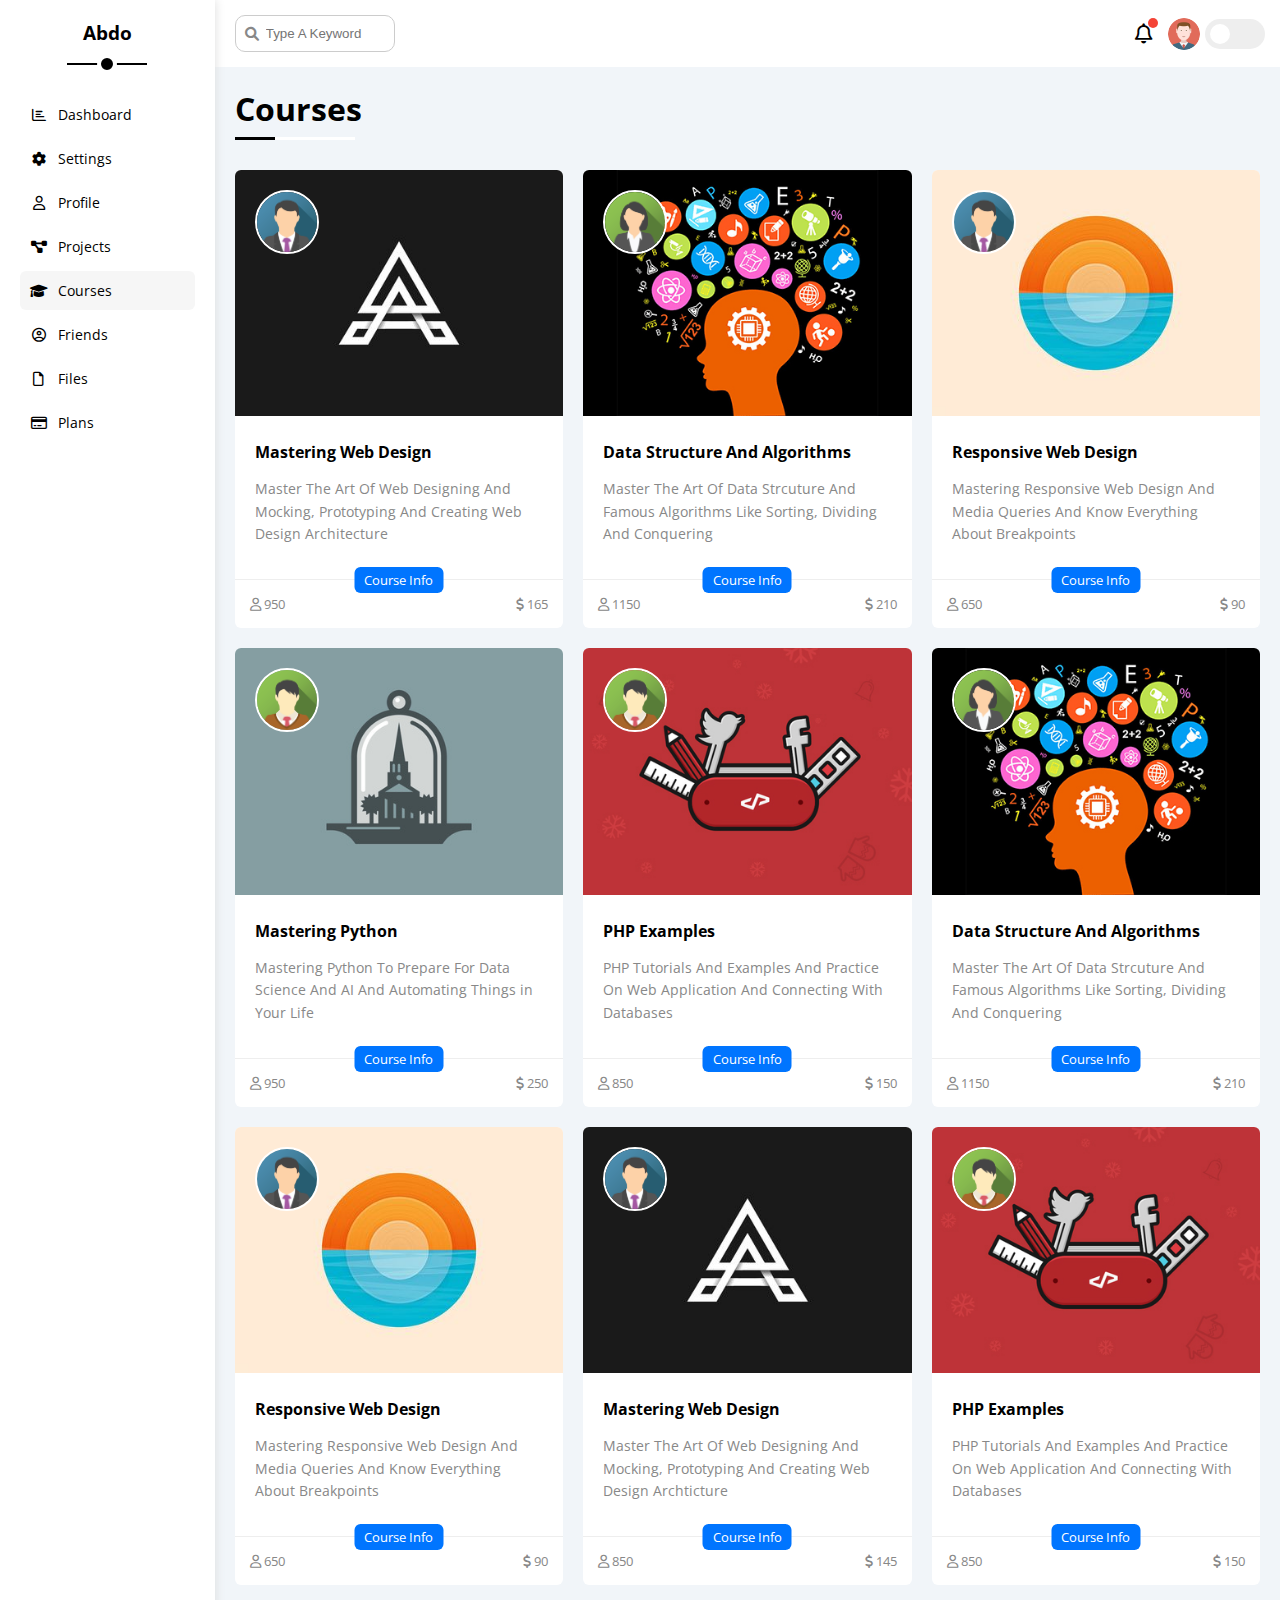
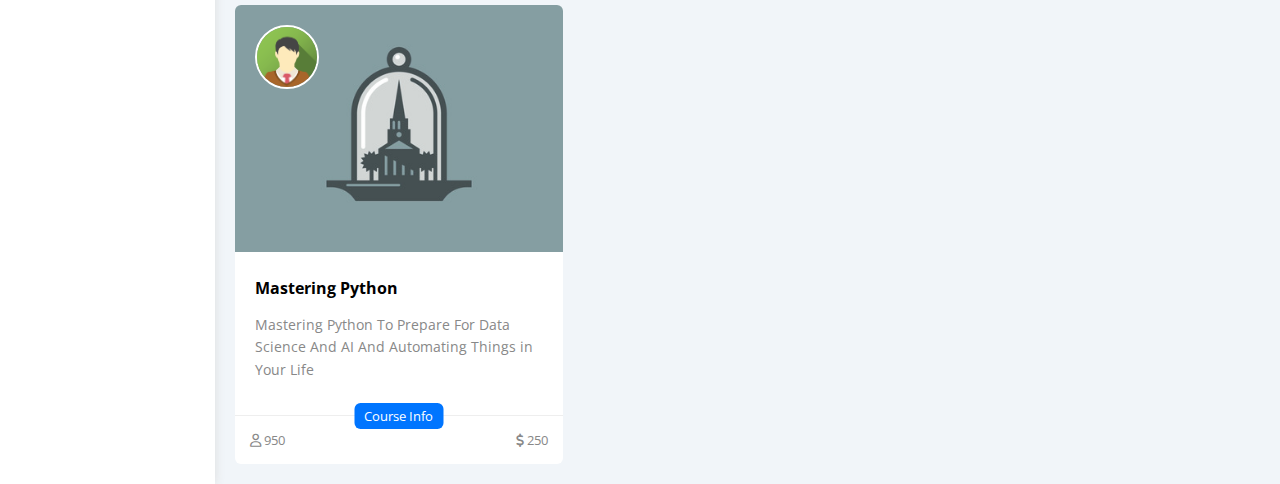
<file: courses.html>
<!DOCTYPE html>
<html lang="en">
  <head>
    <meta charset="UTF-8">
    <meta http-equiv="X-UA-Compatible" content="IE=edge">
    <meta name="viewport" content="width=device-width, initial-scale=1.0">
    <link rel="icon" href="images/avatar.png">
    <link rel="stylesheet" href="Css/all.min.css">
    <link rel="stylesheet" href="Css/framework.css">
    <link rel="stylesheet" href="Css/style.css">
    <link rel="preconnect" href="https://fonts.googleapis.com" />
    <link rel="preconnect" href="https://fonts.gstatic.com" crossorigin />
    <link href="https://fonts.googleapis.com/css2?family=Open+Sans:wght@300;500&display=swap" rel="stylesheet" />
    <title>Courses</title>
  </head>
  <body>
    <div class="page d-flex">
      <div class="sidebar bg-white p-20 p-relative">
        <h3 class="p-relative txt-c mt-0">Abdo</h3>
        <ul>
          <li>
            <a href="index.html" class="d-flex align-center c-black p-10 fs-14 rad-6">
              <i class="fa-regular fa-chart-bar fa-fw"></i>
              <span>Dashboard</span>
            </a>
          </li>
          <li>
            <a href="settings.html" class="d-flex align-center c-black p-10 fs-14 rad-6">
              <i class="fa-solid fa-gear fa-fw"></i>
              <span>Settings</span>
            </a>
          </li>
          <li>
            <a href="profile.html" class="d-flex align-center c-black p-10 fs-14 rad-6">
              <i class="fa-regular fa-user fa-fw"></i>
              <span>Profile</span>
            </a>
          </li>
          <li>
            <a href="projects.html" class="d-flex align-center c-black p-10 fs-14 rad-6">
              <i class="fa-solid fa-diagram-project fa-fw"></i>
              <span>Projects</span>
            </a>
          </li>
          <li>
            <a class="active d-flex align-center c-black p-10 fs-14 rad-6" href="courses.html">
              <i class="fa-solid fa-graduation-cap fa-fw"></i>
              <span>Courses</span>
            </a>
          </li>
          <li>
            <a class="d-flex align-center c-black p-10 fs-14 rad-6" href="friends.html">
              <i class="fa-regular fa-circle-user fa-fw"></i>
              <span>Friends</span>
            </a>
          </li>
          <li>
            <a class="d-flex align-center c-black p-10 fs-14 rad-6" href="files.html">
              <i class="fa-regular fa-file fa-fw"></i>
              <span>Files</span>
            </a>
          </li>
          <li>
            <a class="d-flex align-center c-black p-10 fs-14 rad-6" href="plans.html">
              <i class="fa-regular fa-credit-card fa-fw"></i>
              <span>Plans</span>
            </a>
          </li>
        </ul>
      </div>
      <div class="content w-full">
        <!-- Start Head -->
        <div class="head bg-white d-flex p-15 between-flex">
          <div class="search p-relative">
            <input class="p-10 rad-10" type="search" placeholder="Type A Keyword">
          </div>
          <div class="icons d-flex align-center">
            <span class="notification p-relative">
              <i class="fa-regular fa-bell fa-lg"></i>
            </span>
            <img src="images/avatar.png" alt="Error 404">
            <label for="toggle">
              <input type="checkbox" id="toggle">
              <div class="toggle"></div>
            </label>
          </div>
        </div>
        <!-- End Head -->
        <h1 class="p-relative">Courses</h1>
        <div class="courses-page d-grid gap-20 m-20">
          <div class="course bg-white rad-6 p-relative">
            <img src="images/course-01 (1).jpg" alt="Error 404" class="cover">
            <img src="images/team-01.png" alt="Error 404" class="instructor">
            <div class="p-20">
              <h4 class="m-0">Mastering Web Design</h4>
              <p class="description c-gray mt-15 fs-14">
                Master The Art Of Web Designing And Mocking, 
                Prototyping And Creating Web Design Architecture
              </p>
            </div>
            <div class="info p-relative between-flex p-15">
              <span class="title fs-13 c-white bg-blue btn-shape">Course Info</span>
              <span class="c-gray"><i class="fa-regular fa-user"></i> 950</span>
              <span class="c-gray"><i class="fa-solid fa-dollar-sign"></i> 165</span>
            </div>
          </div>
          <div class="course bg-white rad-6 p-relative">
            <img src="images/course-02.jpg" alt="Error 404" class="cover">
            <img src="images/team-02.png" alt="Error 404" class="instructor">
            <div class="p-20">
              <h4 class="m-0">Data Structure And Algorithms</h4>
              <p class="description c-gray mt-15 fs-14">
                Master The Art Of Data Strcuture And Famous Algorithms 
                Like Sorting, Dividing And Conquering
              </p>
            </div>
            <div class="info p-relative between-flex p-15">
              <span class="title fs-13 c-white bg-blue btn-shape">Course Info</span>
              <span class="c-gray"><i class="fa-regular fa-user"></i> 1150</span>
              <span class="c-gray"><i class="fa-solid fa-dollar-sign"></i> 210</span>
            </div>
          </div>
          <div class="course bg-white rad-6 p-relative">
            <img src="images/course-03.jpg" alt="Error 404" class="cover">
            <img src="images/team-01.png" alt="Error 404" class="instructor">
            <div class="p-20">
              <h4 class="m-0">Responsive Web Design</h4>
              <p class="description c-gray mt-15 fs-14">
                Mastering Responsive Web Design And Media Queries 
                And Know Everything About Breakpoints
              </p>
            </div>
            <div class="info p-relative between-flex p-15">
              <span class="title fs-13 c-white bg-blue btn-shape">Course Info</span>
              <span class="c-gray"><i class="fa-regular fa-user"></i> 650</span>
              <span class="c-gray"><i class="fa-solid fa-dollar-sign"></i> 90</span>
            </div>
          </div>
          <div class="course bg-white rad-6 p-relative">
            <img src="images/course-04 (1).jpg" alt="Error 404" class="cover">
            <img src="images/team-03.png" alt="Error 404" class="instructor">
            <div class="p-20">
              <h4 class="m-0">Mastering Python</h4>
              <p class="description c-gray mt-15 fs-14">
                Mastering Python To Prepare For Data Science And 
                AI And Automating Things in Your Life
              </p>
            </div>
            <div class="info p-relative between-flex p-15">
              <span class="title fs-13 c-white bg-blue btn-shape">Course Info</span>
              <span class="c-gray"><i class="fa-regular fa-user"></i> 950</span>
              <span class="c-gray"><i class="fa-solid fa-dollar-sign"></i> 250</span>
            </div>
          </div>
          <div class="course bg-white rad-6 p-relative">
            <img src="images/course-05.jpg" alt="Error 404" class="cover">
            <img src="images/team-03.png" alt="Error 404" class="instructor">
            <div class="p-20">
              <h4 class="m-0">PHP Examples</h4>
              <p class="description c-gray mt-15 fs-14">
                PHP Tutorials And Examples And Practice On Web 
                Application And Connecting With Databases
              </p>
            </div>
            <div class="info p-relative between-flex p-15">
              <span class="title fs-13 c-white bg-blue btn-shape">Course Info</span>
              <span class="c-gray"><i class="fa-regular fa-user"></i> 850</span>
              <span class="c-gray"><i class="fa-solid fa-dollar-sign"></i> 150</span>
            </div>
          </div>
          <div class="course bg-white rad-6 p-relative">
            <img src="images/course-02.jpg" alt="Error 404" class="cover">
            <img src="images/team-02.png" alt="Error 404" class="instructor">
            <div class="p-20">
              <h4 class="m-0">Data Structure And Algorithms</h4>
              <p class="description c-gray mt-15 fs-14">
                Master The Art Of Data Strcuture And Famous Algorithms 
                Like Sorting, Dividing And Conquering
              </p>
            </div>
            <div class="info p-relative between-flex p-15">
              <span class="title fs-13 c-white bg-blue btn-shape">Course Info</span>
              <span class="c-gray"><i class="fa-regular fa-user"></i> 1150</span>
              <span class="c-gray"><i class="fa-solid fa-dollar-sign"></i> 210</span>
            </div>
          </div>
          <div class="course bg-white rad-6 p-relative">
            <img src="images/course-03.jpg" alt="Error 404" class="cover">
            <img src="images/team-01.png" alt="Error 404" class="instructor">
            <div class="p-20">
              <h4 class="m-0">Responsive Web Design</h4>
              <p class="description c-gray mt-15 fs-14">
                Mastering Responsive Web Design And Media Queries 
                And Know Everything About Breakpoints
              </p>
            </div>
            <div class="info p-relative between-flex p-15">
              <span class="title fs-13 c-white bg-blue btn-shape">Course Info</span>
              <span class="c-gray"><i class="fa-regular fa-user"></i> 650</span>
              <span class="c-gray"><i class="fa-solid fa-dollar-sign"></i> 90</span>
            </div>
          </div>
          <div class="course bg-white rad-6 p-relative">
            <img src="images/course-01 (1).jpg" alt="Error 404" class="cover">
            <img src="images/team-01.png" alt="Error 404" class="instructor">
            <div class="p-20">
              <h4 class="m-0">Mastering Web Design</h4>
              <p class="description c-gray mt-15 fs-14">
                Master The Art Of Web Designing And Mocking, 
                Prototyping And Creating Web Design Archticture
              </p>
            </div>
            <div class="info p-relative between-flex p-15">
              <span class="title fs-13 c-white bg-blue btn-shape">Course Info</span>
              <span class="c-gray"><i class="fa-regular fa-user"></i> 850</span>
              <span class="c-gray"><i class="fa-solid fa-dollar-sign"></i> 145</span>
            </div>
          </div>
          <div class="course bg-white rad-6 p-relative">
            <img src="images/course-05.jpg" alt="Error 404" class="cover">
            <img src="images/team-03.png" alt="Error 404" class="instructor">
            <div class="p-20">
              <h4 class="m-0">PHP Examples</h4>
              <p class="description c-gray mt-15 fs-14">
                PHP Tutorials And Examples And Practice On Web 
                Application And Connecting With Databases
              </p>
            </div>
            <div class="info p-relative between-flex p-15">
              <span class="title fs-13 c-white bg-blue btn-shape">Course Info</span>
              <span class="c-gray"><i class="fa-regular fa-user"></i> 850</span>
              <span class="c-gray"><i class="fa-solid fa-dollar-sign"></i> 150</span>
            </div>
          </div>
          <div class="course bg-white rad-6 p-relative">
            <img src="images/course-04 (1).jpg" alt="Error 404" class="cover">
            <img src="images/team-03.png" alt="Error 404" class="instructor">
            <div class="p-20">
              <h4 class="m-0">Mastering Python</h4>
              <p class="description c-gray mt-15 fs-14">
                Mastering Python To Prepare For Data Science And 
                AI And Automating Things in Your Life
              </p>
            </div>
            <div class="info p-relative between-flex p-15">
              <span class="title fs-13 c-white bg-blue btn-shape">Course Info</span>
              <span class="c-gray"><i class="fa-regular fa-user"></i> 950</span>
              <span class="c-gray"><i class="fa-solid fa-dollar-sign"></i> 250</span>
            </div>
          </div>
        </div>
      </div>
    </div>
  </body>
</html>
</file>
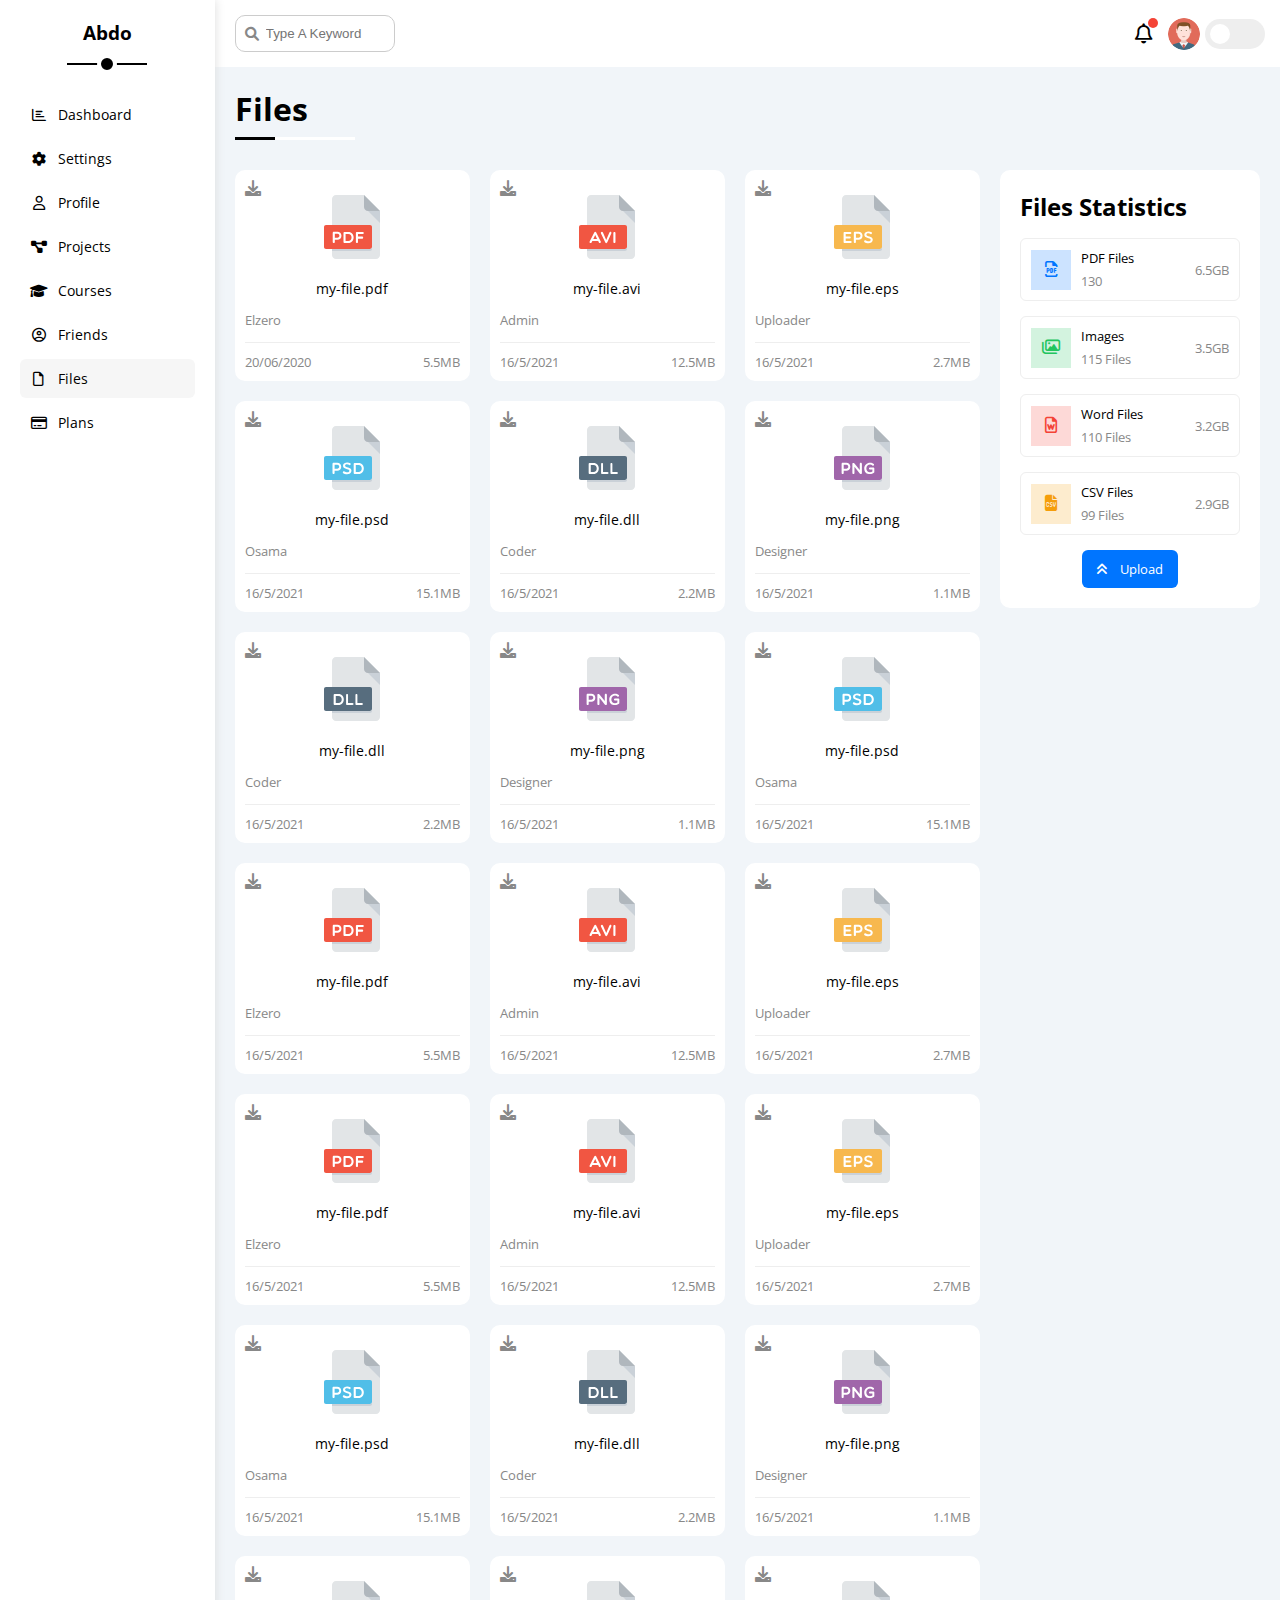
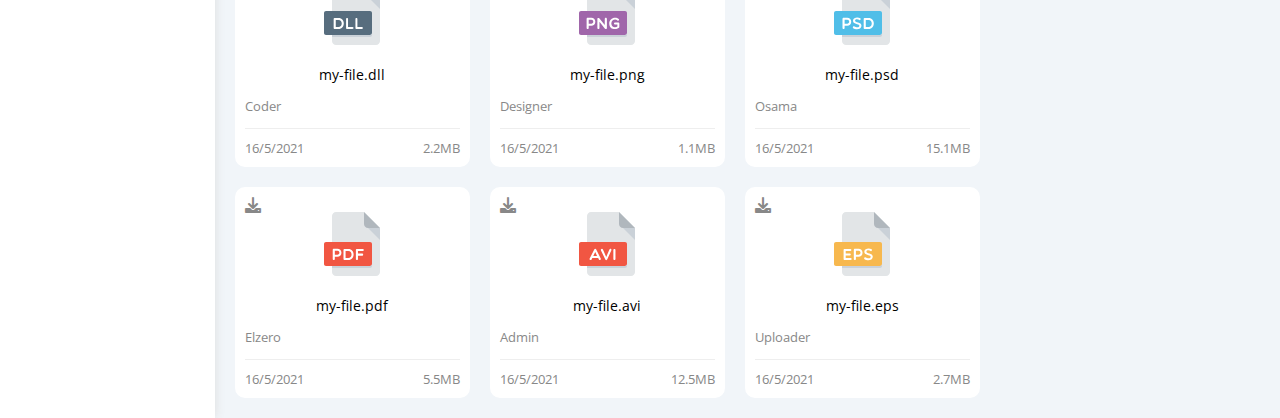
<file: files.html>
<!DOCTYPE html>
<html lang="en">
  <head>
    <meta charset="UTF-8">
    <meta http-equiv="X-UA-Compatible" content="IE=edge">
    <meta name="viewport" content="width=device-width, initial-scale=1.0">
    <link rel="icon" href="images/avatar.png">
    <link rel="stylesheet" href="Css/all.min.css">
    <link rel="stylesheet" href="Css/framework.css">
    <link rel="stylesheet" href="Css/style.css">
    <link rel="preconnect" href="https://fonts.googleapis.com" />
    <link rel="preconnect" href="https://fonts.gstatic.com" crossorigin />
    <link href="https://fonts.googleapis.com/css2?family=Open+Sans:wght@300;500&display=swap" rel="stylesheet" />
    <title>Files</title>
  </head>
  <body>
    <div class="page d-flex">
      <div class="sidebar bg-white p-20 p-relative">
        <h3 class="p-relative txt-c mt-0">Abdo</h3>
        <ul>
          <li>
            <a href="index.html" class="d-flex align-center c-black p-10 fs-14 rad-6">
              <i class="fa-regular fa-chart-bar fa-fw"></i>
              <span>Dashboard</span>
            </a>
          </li>
          <li>
            <a href="settings.html" class="d-flex align-center c-black p-10 fs-14 rad-6">
              <i class="fa-solid fa-gear fa-fw"></i>
              <span>Settings</span>
            </a>
          </li>
          <li>
            <a href="profile.html" class="d-flex align-center c-black p-10 fs-14 rad-6">
              <i class="fa-regular fa-user fa-fw"></i>
              <span>Profile</span>
            </a>
          </li>
          <li>
            <a href="projects.html" class="d-flex align-center c-black p-10 fs-14 rad-6">
              <i class="fa-solid fa-diagram-project fa-fw"></i>
              <span>Projects</span>
            </a>
          </li>
          <li>
            <a class="d-flex align-center c-black p-10 fs-14 rad-6" href="courses.html">
              <i class="fa-solid fa-graduation-cap fa-fw"></i>
              <span>Courses</span>
            </a>
          </li>
          <li>
            <a class="d-flex align-center c-black p-10 fs-14 rad-6" href="friends.html">
              <i class="fa-regular fa-circle-user fa-fw"></i>
              <span>Friends</span>
            </a>
          </li>
          <li>
            <a class="active d-flex align-center c-black p-10 fs-14 rad-6" href="files.html">
              <i class="fa-regular fa-file fa-fw"></i>
              <span>Files</span>
            </a>
          </li>
          <li>
            <a class="d-flex align-center c-black p-10 fs-14 rad-6" href="plans.html">
              <i class="fa-regular fa-credit-card fa-fw"></i>
              <span>Plans</span>
            </a>
          </li>
        </ul>
      </div>
      <div class="content w-full">
        <!-- Start Head -->
        <div class="head bg-white d-flex p-15 between-flex">
          <div class="search p-relative">
            <input class="p-10 rad-10" type="search" placeholder="Type A Keyword">
          </div>
          <div class="icons d-flex align-center">
            <span class="notification p-relative">
              <i class="fa-regular fa-bell fa-lg"></i>
            </span>
            <img src="images/avatar.png" alt="Error 404">
            <label for="toggle">
              <input type="checkbox" id="toggle">
              <div class="toggle"></div>
            </label>
          </div>
        </div>
        <!-- End Head -->
        <h1 class="p-relative">Files</h1>
        <div class="files-page d-flex m-20 gap-20">
          <div class="files-stats p-20 rad-10 bg-white">
            <h2 class="mt-0 mb-15 txt-c-mobile">Files Statistics</h2>
            <div class="border-eee rad-6 p-10 fs-13 d-flex align-center mb-15">
              <i class="fa-regular fa-file-pdf fa-lg blue center-flex c-blue icon"></i>
              <div class="info">
                <span>PDF Files</span>
                <span class="c-gray mt-5 d-block">130</span>
              </div>
              <div class="size c-gray">6.5GB</div>
            </div>
            <div class="border-eee rad-6 p-10 fs-13 d-flex align-center mb-15">
              <i class="fa-regular fa-images fa-lg green center-flex c-green icon"></i>
              <div class="info">
                <span>Images</span>
                <span class="c-gray d-block mt-5">115 Files</span>
              </div>
              <div class="size c-gray fs-13">3.5GB</div>
            </div>
            <div class="border-eee rad-6 p-10 fs-13 d-flex align-center mb-15">
              <i class="fa-regular fa-file-word fa-lg red center-flex c-red icon"></i>
              <div class="info">
                <span>Word Files</span>
                <span class="c-gray d-block mt-5">110 Files</span>
              </div>
              <div class="size c-gray fs-13">3.2GB</div>
            </div>
            <div class="border-eee rad-6 p-10 fs-13 d-flex align-center mb-15">
              <i class="fa-solid fa-file-csv fa-lg orange center-flex c-orange icon"></i>
              <div class="info">
                <span>CSV Files</span>
                <span class="c-gray d-block mt-5">99 Files</span>
              </div>
              <div class="size c-gray fs-13">2.9GB</div>
            </div>
            <a class="upload bg-blue c-white fs-13 rad-6 d-block w-fit" href="#">
              <i class="fa-solid fa-angles-up mr-10"></i>
              Upload
            </a>
          </div>
          <div class="files-content d-grid gap-20">
            <div class="file bg-white rad-10 p-10">
              <i class="fa-solid fa-download c-gray p-absolute"></i>
              <div class="txt-c icon">
                <img class="mt-15 mb-15" src="images/pdf.svg" alt="Error 404">
              </div>
              <div class="txt-c fs-14">my-file.pdf</div>
              <p class="c-gray fs-13">Elzero</p>
              <div class="info between-flex c-gray fs-13 pt-10 mt-10">
                <span>20/06/2020</span>
                <span>5.5MB</span>
              </div>
            </div>
            <div class="file bg-white rad-10 p-10">
              <i class="fa-solid fa-download c-gray p-absolute"></i>
              <div class="txt-c icon">
                <img class="mt-15 mb-15" src="images/avi.svg" alt="Error 404">
              </div>
              <div class="txt-c fs-14">my-file.avi</div>
              <p class="c-gray fs-13">Admin</p>
              <div class="info between-flex c-gray fs-13 pt-10 mt-10">
                <span>16/5/2021</span>
                <span>12.5MB</span>
              </div>
            </div>
            <div class="file bg-white rad-10 p-10">
              <i class="fa-solid fa-download c-gray p-absolute"></i>
              <div class="txt-c icon">
                <img class="mt-15 mb-15" src="images/eps.svg" alt="Error 404">
              </div>
              <div class="txt-c fs-14">my-file.eps</div>
              <p class="c-gray fs-13">Uploader</p>
              <div class="info between-flex c-gray fs-13 pt-10 mt-10">
                <span>16/5/2021</span>
                <span>2.7MB</span>
              </div>
            </div>
            <div class="file bg-white rad-10 p-10">
              <i class="fa-solid fa-download c-gray p-absolute"></i>
              <div class="txt-c icon">
                <img class="mt-15 mb-15" src="images/psd.svg" alt="Error 404">
              </div>
              <div class="txt-c fs-14">my-file.psd</div>
              <p class="c-gray fs-13">Osama</p>
              <div class="info between-flex c-gray fs-13 pt-10 mt-10">
                <span>16/5/2021</span>
                <span>15.1MB</span>
              </div>
            </div>
            <div class="file bg-white rad-10 p-10">
              <i class="fa-solid fa-download c-gray p-absolute"></i>
              <div class="txt-c icon">
                <img class="mt-15 mb-15" src="images/dll.svg" alt="Error 404">
              </div>
              <div class="txt-c fs-14">my-file.dll</div>
              <p class="c-gray fs-13">Coder</p>
              <div class="info between-flex c-gray fs-13 pt-10 mt-10">
                <span>16/5/2021</span>
                <span>2.2MB</span>
              </div>
            </div>
            <div class="file bg-white rad-10 p-10">
              <i class="fa-solid fa-download c-gray p-absolute"></i>
              <div class="txt-c icon">
                <img class="mt-15 mb-15" src="images/png.svg" alt="Error 404">
              </div>
              <div class="txt-c fs-14">my-file.png</div>
              <p class="c-gray fs-13">Designer</p>
              <div class="info between-flex c-gray fs-13 pt-10 mt-10">
                <span>16/5/2021</span>
                <span>1.1MB</span>
              </div>
            </div>
            <div class="file bg-white rad-10 p-10">
              <i class="fa-solid fa-download c-gray p-absolute"></i>
              <div class="txt-c icon">
                <img class="mt-15 mb-15" src="images/dll.svg" alt="Error 404">
              </div>
              <div class="txt-c fs-14">my-file.dll</div>
              <p class="c-gray fs-13">Coder</p>
              <div class="info between-flex c-gray fs-13 pt-10 mt-10">
                <span>16/5/2021</span>
                <span>2.2MB</span>
              </div>
            </div>
            <div class="file bg-white rad-10 p-10">
              <i class="fa-solid fa-download c-gray p-absolute"></i>
              <div class="txt-c icon">
                <img class="mt-15 mb-15" src="images/png.svg" alt="Error 404">
              </div>
              <div class="txt-c fs-14">my-file.png</div>
              <p class="c-gray fs-13">Designer</p>
              <div class="info between-flex c-gray fs-13 pt-10 mt-10">
                <span>16/5/2021</span>
                <span>1.1MB</span>
              </div>
            </div>
            <div class="file bg-white rad-10 p-10">
              <i class="fa-solid fa-download c-gray p-absolute"></i>
              <div class="txt-c icon">
                <img class="mt-15 mb-15" src="images/psd.svg" alt="Error 404">
              </div>
              <div class="txt-c fs-14">my-file.psd</div>
              <p class="c-gray fs-13">Osama</p>
              <div class="info between-flex c-gray fs-13 pt-10 mt-10">
                <span>16/5/2021</span>
                <span>15.1MB</span>
              </div>
            </div>
            <div class="file bg-white rad-10 p-10">
              <i class="fa-solid fa-download c-gray p-absolute"></i>
              <div class="txt-c icon">
                <img class="mt-15 mb-15" src="images/pdf.svg" alt="Error 404">
              </div>
              <div class="txt-c fs-14">my-file.pdf</div>
              <p class="c-gray fs-13">Elzero</p>
              <div class="info between-flex c-gray fs-13 pt-10 mt-10">
                <span>16/5/2021</span>
                <span>5.5MB</span>
              </div>
            </div>
            <div class="file bg-white rad-10 p-10">
              <i class="fa-solid fa-download c-gray p-absolute"></i>
              <div class="txt-c icon">
                <img class="mt-15 mb-15" src="images/avi.svg" alt="Error 404">
              </div>
              <div class="txt-c fs-14">my-file.avi</div>
              <p class="c-gray fs-13">Admin</p>
              <div class="info between-flex c-gray fs-13 pt-10 mt-10">
                <span>16/5/2021</span>
                <span>12.5MB</span>
              </div>
            </div>
            <div class="file bg-white rad-10 p-10">
              <i class="fa-solid fa-download c-gray p-absolute"></i>
              <div class="txt-c icon">
                <img class="mt-15 mb-15" src="images/eps.svg" alt="Error 404">
              </div>
              <div class="txt-c fs-14">my-file.eps</div>
              <p class="c-gray fs-13">Uploader</p>
              <div class="info between-flex c-gray fs-13 pt-10 mt-10">
                <span>16/5/2021</span>
                <span>2.7MB</span>
              </div>
            </div>
            <div class="file bg-white rad-10 p-10">
              <i class="fa-solid fa-download c-gray p-absolute"></i>
              <div class="txt-c icon">
                <img class="mt-15 mb-15" src="images/pdf.svg" alt="Error 404">
              </div>
              <div class="txt-c fs-14">my-file.pdf</div>
              <p class="c-gray fs-13">Elzero</p>
              <div class="info between-flex c-gray fs-13 pt-10 mt-10">
                <span>16/5/2021</span>
                <span>5.5MB</span>
              </div>
            </div>
            <div class="file bg-white rad-10 p-10">
              <i class="fa-solid fa-download c-gray p-absolute"></i>
              <div class="txt-c icon">
                <img class="mt-15 mb-15" src="images/avi.svg" alt="Error 404">
              </div>
              <div class="txt-c fs-14">my-file.avi</div>
              <p class="c-gray fs-13">Admin</p>
              <div class="info between-flex c-gray fs-13 pt-10 mt-10">
                <span>16/5/2021</span>
                <span>12.5MB</span>
              </div>
            </div>
            <div class="file bg-white rad-10 p-10">
              <i class="fa-solid fa-download c-gray p-absolute"></i>
              <div class="txt-c icon">
                <img class="mt-15 mb-15" src="images/eps.svg" alt="Error 404">
              </div>
              <div class="txt-c fs-14">my-file.eps</div>
              <p class="c-gray fs-13">Uploader</p>
              <div class="info between-flex c-gray fs-13 pt-10 mt-10">
                <span>16/5/2021</span>
                <span>2.7MB</span>
              </div>
            </div>
            <div class="file bg-white rad-10 p-10">
              <i class="fa-solid fa-download c-gray p-absolute"></i>
              <div class="txt-c icon">
                <img class="mt-15 mb-15" src="images/psd.svg" alt="Error 404">
              </div>
              <div class="txt-c fs-14">my-file.psd</div>
              <p class="c-gray fs-13">Osama</p>
              <div class="info between-flex c-gray fs-13 pt-10 mt-10">
                <span>16/5/2021</span>
                <span>15.1MB</span>
              </div>
            </div>
            <div class="file bg-white rad-10 p-10">
              <i class="fa-solid fa-download c-gray p-absolute"></i>
              <div class="txt-c icon">
                <img class="mt-15 mb-15" src="images/dll.svg" alt="Error 404">
              </div>
              <div class="txt-c fs-14">my-file.dll</div>
              <p class="c-gray fs-13">Coder</p>
              <div class="info between-flex c-gray fs-13 pt-10 mt-10">
                <span>16/5/2021</span>
                <span>2.2MB</span>
              </div>
            </div>
            <div class="file bg-white rad-10 p-10">
              <i class="fa-solid fa-download c-gray p-absolute"></i>
              <div class="txt-c icon">
                <img class="mt-15 mb-15" src="images/png.svg" alt="Error 404">
              </div>
              <div class="txt-c fs-14">my-file.png</div>
              <p class="c-gray fs-13">Designer</p>
              <div class="info between-flex c-gray fs-13 pt-10 mt-10">
                <span>16/5/2021</span>
                <span>1.1MB</span>
              </div>
            </div>
            <div class="file bg-white rad-10 p-10">
              <i class="fa-solid fa-download c-gray p-absolute"></i>
              <div class="txt-c icon">
                <img class="mt-15 mb-15" src="images/dll.svg" alt="Error 404">
              </div>
              <div class="txt-c fs-14">my-file.dll</div>
              <p class="c-gray fs-13">Coder</p>
              <div class="info between-flex c-gray fs-13 pt-10 mt-10">
                <span>16/5/2021</span>
                <span>2.2MB</span>
              </div>
            </div>
            <div class="file bg-white rad-10 p-10">
              <i class="fa-solid fa-download c-gray p-absolute"></i>
              <div class="txt-c icon">
                <img class="mt-15 mb-15" src="images/png.svg" alt="Error 404">
              </div>
              <div class="txt-c fs-14">my-file.png</div>
              <p class="c-gray fs-13">Designer</p>
              <div class="info between-flex c-gray fs-13 pt-10 mt-10">
                <span>16/5/2021</span>
                <span>1.1MB</span>
              </div>
            </div>
            <div class="file bg-white rad-10 p-10">
              <i class="fa-solid fa-download c-gray p-absolute"></i>
              <div class="txt-c icon">
                <img class="mt-15 mb-15" src="images/psd.svg" alt="Error 404">
              </div>
              <div class="txt-c fs-14">my-file.psd</div>
              <p class="c-gray fs-13">Osama</p>
              <div class="info between-flex c-gray fs-13 pt-10 mt-10">
                <span>16/5/2021</span>
                <span>15.1MB</span>
              </div>
            </div>
            <div class="file bg-white rad-10 p-10">
              <i class="fa-solid fa-download c-gray p-absolute"></i>
              <div class="txt-c icon">
                <img class="mt-15 mb-15" src="images/pdf.svg" alt="Error 404">
              </div>
              <div class="txt-c fs-14">my-file.pdf</div>
              <p class="c-gray fs-13">Elzero</p>
              <div class="info between-flex c-gray fs-13 pt-10 mt-10">
                <span>16/5/2021</span>
                <span>5.5MB</span>
              </div>
            </div>
            <div class="file bg-white rad-10 p-10">
              <i class="fa-solid fa-download c-gray p-absolute"></i>
              <div class="txt-c icon">
                <img class="mt-15 mb-15" src="images/avi.svg" alt="Error 404">
              </div>
              <div class="txt-c fs-14">my-file.avi</div>
              <p class="c-gray fs-13">Admin</p>
              <div class="info between-flex c-gray fs-13 pt-10 mt-10">
                <span>16/5/2021</span>
                <span>12.5MB</span>
              </div>
            </div>
            <div class="file bg-white rad-10 p-10">
              <i class="fa-solid fa-download c-gray p-absolute"></i>
              <div class="txt-c icon">
                <img class="mt-15 mb-15" src="images/eps.svg" alt="Error 404">
              </div>
              <div class="txt-c fs-14">my-file.eps</div>
              <p class="c-gray fs-13">Uploader</p>
              <div class="info between-flex c-gray fs-13 pt-10 mt-10">
                <span>16/5/2021</span>
                <span>2.7MB</span>
              </div>
            </div>
          </div>
        </div>
      </div>
    </div>
  </body>
</html>
</file>
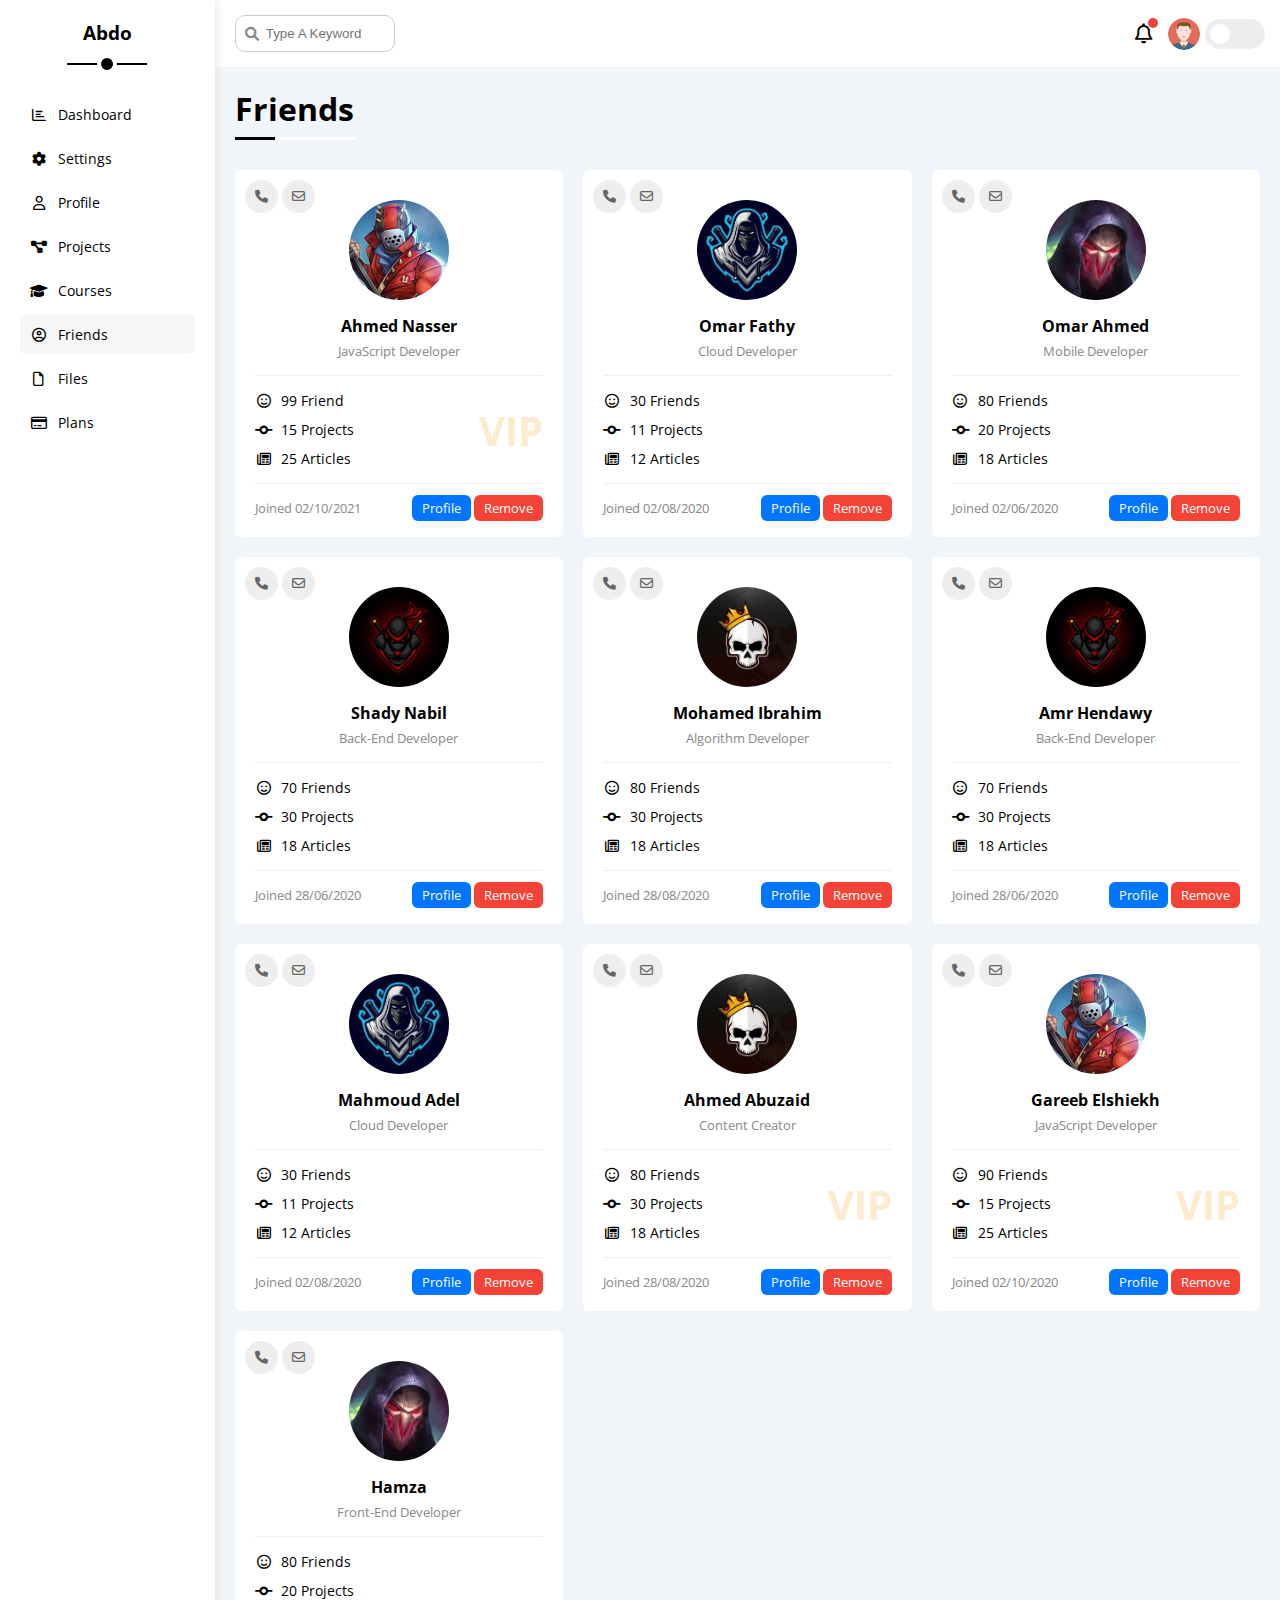
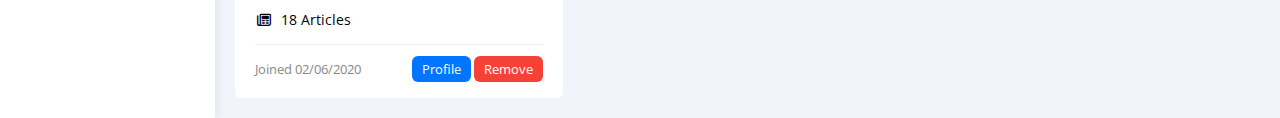
<file: friends.html>
<!DOCTYPE html>
<html lang="en">
  <head>
    <meta charset="UTF-8">
    <meta http-equiv="X-UA-Compatible" content="IE=edge">
    <meta name="viewport" content="width=device-width, initial-scale=1.0">
    <link rel="icon" href="images/avatar.png">
    <link rel="stylesheet" href="Css/all.min.css">
    <link rel="stylesheet" href="Css/framework.css">
    <link rel="stylesheet" href="Css/style.css">
    <link rel="preconnect" href="https://fonts.googleapis.com" />
    <link rel="preconnect" href="https://fonts.gstatic.com" crossorigin />
    <link href="https://fonts.googleapis.com/css2?family=Open+Sans:wght@300;500&display=swap" rel="stylesheet" />
    <title>Friends</title>
  </head>
  <body>
    <div class="page d-flex">
      <div class="sidebar bg-white p-20 p-relative">
        <h3 class="p-relative txt-c mt-0">Abdo</h3>
        <ul>
          <li>
            <a href="index.html" class="d-flex align-center c-black p-10 fs-14 rad-6">
              <i class="fa-regular fa-chart-bar fa-fw"></i>
              <span>Dashboard</span>
            </a>
          </li>
          <li>
            <a href="settings.html" class="d-flex align-center c-black p-10 fs-14 rad-6">
              <i class="fa-solid fa-gear fa-fw"></i>
              <span>Settings</span>
            </a>
          </li>
          <li>
            <a href="profile.html" class="d-flex align-center c-black p-10 fs-14 rad-6">
              <i class="fa-regular fa-user fa-fw"></i>
              <span>Profile</span>
            </a>
          </li>
          <li>
            <a href="projects.html" class="d-flex align-center c-black p-10 fs-14 rad-6">
              <i class="fa-solid fa-diagram-project fa-fw"></i>
              <span>Projects</span>
            </a>
          </li>
          <li>
            <a class="d-flex align-center c-black p-10 fs-14 rad-6" href="courses.html">
              <i class="fa-solid fa-graduation-cap fa-fw"></i>
              <span>Courses</span>
            </a>
          </li>
          <li>
            <a class="active d-flex align-center c-black p-10 fs-14 rad-6" href="friends.html">
              <i class="fa-regular fa-circle-user fa-fw"></i>
              <span>Friends</span>
            </a>
          </li>
          <li>
            <a class="d-flex align-center c-black p-10 fs-14 rad-6" href="files.html">
              <i class="fa-regular fa-file fa-fw"></i>
              <span>Files</span>
            </a>
          </li>
          <li>
            <a class="d-flex align-center c-black p-10 fs-14 rad-6" href="plans.html">
              <i class="fa-regular fa-credit-card fa-fw"></i>
              <span>Plans</span>
            </a>
          </li>
        </ul>
      </div>
      <div class="content w-full">
        <!-- Start Head -->
        <div class="head bg-white d-flex p-15 between-flex">
          <div class="search p-relative">
            <input class="p-10 rad-10" type="search" placeholder="Type A Keyword">
          </div>
          <div class="icons d-flex align-center">
            <span class="notification p-relative">
              <i class="fa-regular fa-bell fa-lg"></i>
            </span>
            <img src="images/avatar.png" alt="Error 404">
            <label for="toggle">
              <input type="checkbox" id="toggle">
              <div class="toggle"></div>
            </label>
          </div>
        </div>
        <!-- End Head -->
        <h1 class="p-relative">Friends</h1>
        <div class="friends-page d-grid m-20 gap-20">
          <div class="friend bg-white rad-6 p-relative p-20">
            <div class="contact">
              <i class="fa-solid fa-phone"></i>
              <i class="fa-regular fa-envelope"></i>
            </div>
            <div class="txt-c">
              <img class="w-100 rad-half mt-10 mb-10 h-100" src="images/friend-01.jpg" alt="Error 404">
              <h4 class="m-0">Ahmed Nasser</h4>
              <p class="c-gray mt-5 mb-0 fs-13">JavaScript Developer</p>
            </div>
            <div class="icons fs-14 p-relative">
              <div class="mb-10">
                <i class="fa-regular fa-face-smile fa-fw"></i>
                <span>99 Friend</span>
              </div>
              <div class="mb-10">
                <i class="fa-solid fa-code-commit fa-fw"></i>
                <span>15 Projects</span>
              </div>
              <div>
                <i class="fa-regular fa-newspaper fa-fw"></i>
                <span>25 Articles</span>
              </div>
              <div class="vip fw-bold c-orange">VIP</div>
            </div>
            <div class="info between-flex fs-13">
              <span class="c-gray">Joined 02/10/2021</span>
              <div>
                <a class="btn-shape c-white bg-blue" href="#">Profile</a>
                <a class="btn-shape c-white bg-red" href="#">Remove</a>
              </div>
            </div>
          </div>
          <div class="friend bg-white rad-6 p-relative p-20">
            <div class="contact">
              <i class="fa-solid fa-phone"></i>
              <i class="fa-regular fa-envelope"></i>
            </div>
            <div class="txt-c">
              <img class="w-100 rad-half mt-10 mb-10 h-100" src="images/friend-02.jpg" alt="Error 404">
              <h4 class="m-0">Omar Fathy</h4>
              <p class="c-gray mt-5 mb-0 fs-13">Cloud Developer</p>
            </div>
            <div class="icons fs-14 p-relative">
              <div class="mb-10">
                <i class="fa-regular fa-face-smile fa-fw"></i>
                <span>30 Friends</span>
              </div>
              <div class="mb-10">
                <i class="fa-solid fa-code-commit fa-fw"></i>
                <span>11 Projects</span>
              </div>
              <div>
                <i class="fa-regular fa-newspaper fa-fw"></i>
                <span>12 Articles</span>
              </div>
            </div>
            <div class="info between-flex fs-13">
              <span class="c-gray">Joined 02/08/2020</span>
              <div>
                <a class="btn-shape c-white bg-blue" href="#">Profile</a>
                <a class="btn-shape c-white bg-red" href="#">Remove</a>
              </div>
            </div>
          </div>
          <div class="friend bg-white rad-6 p-relative p-20">
            <div class="contact">
              <i class="fa-solid fa-phone"></i>
              <i class="fa-regular fa-envelope"></i>
            </div>
            <div class="txt-c">
              <img class="w-100 rad-half mt-10 mb-10 h-100" src="images/friend-03.jpg" alt="Error 404">
              <h4 class="m-0">Omar Ahmed</h4>
              <p class="c-gray mt-5 mb-0 fs-13">Mobile Developer</p>
            </div>
            <div class="icons fs-14 p-relative">
              <div class="mb-10">
                <i class="fa-regular fa-face-smile fa-fw"></i>
                <span>80 Friends</span>
              </div>
              <div class="mb-10">
                <i class="fa-solid fa-code-commit fa-fw"></i>
                <span>20 Projects</span>
              </div>
              <div>
                <i class="fa-regular fa-newspaper fa-fw"></i>
                <span>18 Articles</span>
              </div>
            </div>
            <div class="info between-flex fs-13">
              <span class="c-gray">Joined 02/06/2020</span>
              <div>
                <a class="btn-shape c-white bg-blue" href="#">Profile</a>
                <a class="btn-shape c-white bg-red" href="#">Remove</a>
              </div>
            </div>
          </div>
          <div class="friend bg-white rad-6 p-relative p-20">
            <div class="contact">
              <i class="fa-solid fa-phone"></i>
              <i class="fa-regular fa-envelope"></i>
            </div>
            <div class="txt-c">
              <img class="w-100 rad-half mt-10 mb-10 h-100" src="images/friend-04.jpg" alt="Error 404">
              <h4 class="m-0">Shady Nabil</h4>
              <p class="c-gray mt-5 mb-0 fs-13">Back-End Developer</p>
            </div>
            <div class="icons fs-14 p-relative">
              <div class="mb-10">
                <i class="fa-regular fa-face-smile fa-fw"></i>
                <span>70 Friends</span>
              </div>
              <div class="mb-10">
                <i class="fa-solid fa-code-commit fa-fw"></i>
                <span>30 Projects</span>
              </div>
              <div>
                <i class="fa-regular fa-newspaper fa-fw"></i>
                <span>18 Articles</span>
              </div>
            </div>
            <div class="info between-flex fs-13">
              <span class="c-gray">Joined 28/06/2020</span>
              <div>
                <a class="btn-shape c-white bg-blue" href="#">Profile</a>
                <a class="btn-shape c-white bg-red" href="#">Remove</a>
              </div>
            </div>
          </div>
          <div class="friend bg-white rad-6 p-relative p-20">
            <div class="contact">
              <i class="fa-solid fa-phone"></i>
              <i class="fa-regular fa-envelope"></i>
            </div>
            <div class="txt-c">
              <img class="w-100 rad-half mt-10 mb-10 h-100" src="images/friend-05.jpg" alt="Error 404">
              <h4 class="m-0">Mohamed Ibrahim</h4>
              <p class="c-gray mt-5 mb-0 fs-13">Algorithm Developer</p>
            </div>
            <div class="icons fs-14 p-relative">
              <div class="mb-10">
                <i class="fa-regular fa-face-smile fa-fw"></i>
                <span>80 Friends</span>
              </div>
              <div class="mb-10">
                <i class="fa-solid fa-code-commit fa-fw"></i>
                <span>30 Projects</span>
              </div>
              <div>
                <i class="fa-regular fa-newspaper fa-fw"></i>
                <span>18 Articles</span>
              </div>
            </div>
            <div class="info between-flex fs-13">
              <span class="c-gray">Joined 28/08/2020</span>
              <div>
                <a class="btn-shape c-white bg-blue" href="#">Profile</a>
                <a class="btn-shape c-white bg-red" href="#">Remove</a>
              </div>
            </div>
          </div>
          <div class="friend bg-white rad-6 p-relative p-20">
            <div class="contact">
              <i class="fa-solid fa-phone"></i>
              <i class="fa-regular fa-envelope"></i>
            </div>
            <div class="txt-c">
              <img class="w-100 rad-half mt-10 mb-10 h-100" src="images/friend-04.jpg" alt="Error 404">
              <h4 class="m-0">Amr Hendawy</h4>
              <p class="c-gray mt-5 mb-0 fs-13">Back-End Developer</p>
            </div>
            <div class="icons fs-14 p-relative">
              <div class="mb-10">
                <i class="fa-regular fa-face-smile fa-fw"></i>
                <span>70 Friends</span>
              </div>
              <div class="mb-10">
                <i class="fa-solid fa-code-commit fa-fw"></i>
                <span>30 Projects</span>
              </div>
              <div>
                <i class="fa-regular fa-newspaper fa-fw"></i>
                <span>18 Articles</span>
              </div>
            </div>
            <div class="info between-flex fs-13">
              <span class="c-gray">Joined 28/06/2020</span>
              <div>
                <a class="btn-shape c-white bg-blue" href="#">Profile</a>
                <a class="btn-shape c-white bg-red" href="#">Remove</a>
              </div>
            </div>
          </div>
          <div class="friend bg-white rad-6 p-relative p-20">
            <div class="contact">
              <i class="fa-solid fa-phone"></i>
              <i class="fa-regular fa-envelope"></i>
            </div>
            <div class="txt-c">
              <img class="w-100 rad-half mt-10 mb-10 h-100" src="images/friend-02.jpg" alt="Error 404">
              <h4 class="m-0">Mahmoud Adel</h4>
              <p class="c-gray mt-5 mb-0 fs-13">Cloud Developer</p>
            </div>
            <div class="icons fs-14 p-relative">
              <div class="mb-10">
                <i class="fa-regular fa-face-smile fa-fw"></i>
                <span>30 Friends</span>
              </div>
              <div class="mb-10">
                <i class="fa-solid fa-code-commit fa-fw"></i>
                <span>11 Projects</span>
              </div>
              <div>
                <i class="fa-regular fa-newspaper fa-fw"></i>
                <span>12 Articles</span>
              </div>
            </div>
            <div class="info between-flex fs-13">
              <span class="c-gray">Joined 02/08/2020</span>
              <div>
                <a class="btn-shape c-white bg-blue" href="#">Profile</a>
                <a class="btn-shape c-white bg-red" href="#">Remove</a>
              </div>
            </div>
          </div>
          <div class="friend bg-white rad-6 p-relative p-20">
            <div class="contact">
              <i class="fa-solid fa-phone"></i>
              <i class="fa-regular fa-envelope"></i>
            </div>
            <div class="txt-c">
              <img class="w-100 rad-half mt-10 mb-10 h-100" src="images/friend-05.jpg" alt="Error 404">
              <h4 class="m-0">Ahmed Abuzaid</h4>
              <p class="c-gray mt-5 mb-0 fs-13">Content Creator</p>
            </div>
            <div class="icons fs-14 p-relative">
              <div class="mb-10">
                <i class="fa-regular fa-face-smile fa-fw"></i>
                <span>80 Friends</span>
              </div>
              <div class="mb-10">
                <i class="fa-solid fa-code-commit fa-fw"></i>
                <span>30 Projects</span>
              </div>
              <div>
                <i class="fa-regular fa-newspaper fa-fw"></i>
                <span>18 Articles</span>
              </div>
              <div class="vip fw-bold c-orange">VIP</div>
            </div>
            <div class="info between-flex fs-13">
              <span class="c-gray">Joined 28/08/2020</span>
              <div>
                <a class="btn-shape c-white bg-blue" href="#">Profile</a>
                <a class="btn-shape c-white bg-red" href="#">Remove</a>
              </div>
            </div>
          </div>
          <div class="friend bg-white rad-6 p-relative p-20">
            <div class="contact">
              <i class="fa-solid fa-phone"></i>
              <i class="fa-regular fa-envelope"></i>
            </div>
            <div class="txt-c">
              <img class="w-100 rad-half mt-10 mb-10 h-100" src="images/friend-01.jpg" alt="Error 404">
              <h4 class="m-0">Gareeb Elshiekh</h4>
              <p class="c-gray mt-5 mb-0 fs-13">JavaScript Developer</p>
            </div>
            <div class="icons fs-14 p-relative">
              <div class="mb-10">
                <i class="fa-regular fa-face-smile fa-fw"></i>
                <span>90 Friends</span>
              </div>
              <div class="mb-10">
                <i class="fa-solid fa-code-commit fa-fw"></i>
                <span>15 Projects</span>
              </div>
              <div>
                <i class="fa-regular fa-newspaper fa-fw"></i>
                <span>25 Articles</span>
              </div>
              <div class="vip fw-bold c-orange">VIP</div>
            </div>
            <div class="info between-flex fs-13">
              <span class="c-gray">Joined 02/10/2020</span>
              <div>
                <a class="btn-shape c-white bg-blue" href="#">Profile</a>
                <a class="btn-shape c-white bg-red" href="#">Remove</a>
              </div>
            </div>
          </div>
          <div class="friend bg-white rad-6 p-relative p-20">
            <div class="contact">
              <i class="fa-solid fa-phone"></i>
              <i class="fa-regular fa-envelope"></i>
            </div>
            <div class="txt-c">
              <img class="w-100 rad-half mt-10 mb-10 h-100" src="images/friend-03.jpg" alt="Error 404">
              <h4 class="m-0">Hamza</h4>
              <p class="c-gray mt-5 mb-0 fs-13">Front-End Developer</p>
            </div>
            <div class="icons fs-14 p-relative">
              <div class="mb-10">
                <i class="fa-regular fa-face-smile fa-fw"></i>
                <span>80 Friends</span>
              </div>
              <div class="mb-10">
                <i class="fa-solid fa-code-commit fa-fw"></i>
                <span>20 Projects</span>
              </div>
              <div>
                <i class="fa-regular fa-newspaper fa-fw"></i>
                <span>18 Articles</span>
              </div>
            </div>
            <div class="info between-flex fs-13">
              <span class="c-gray">Joined 02/06/2020</span>
              <div>
                <a class="btn-shape c-white bg-blue" href="#">Profile</a>
                <a class="btn-shape c-white bg-red" href="#">Remove</a>
              </div>
            </div>
          </div>
        </div>
      </div>
    </div>
  </body>
</html>
</file>
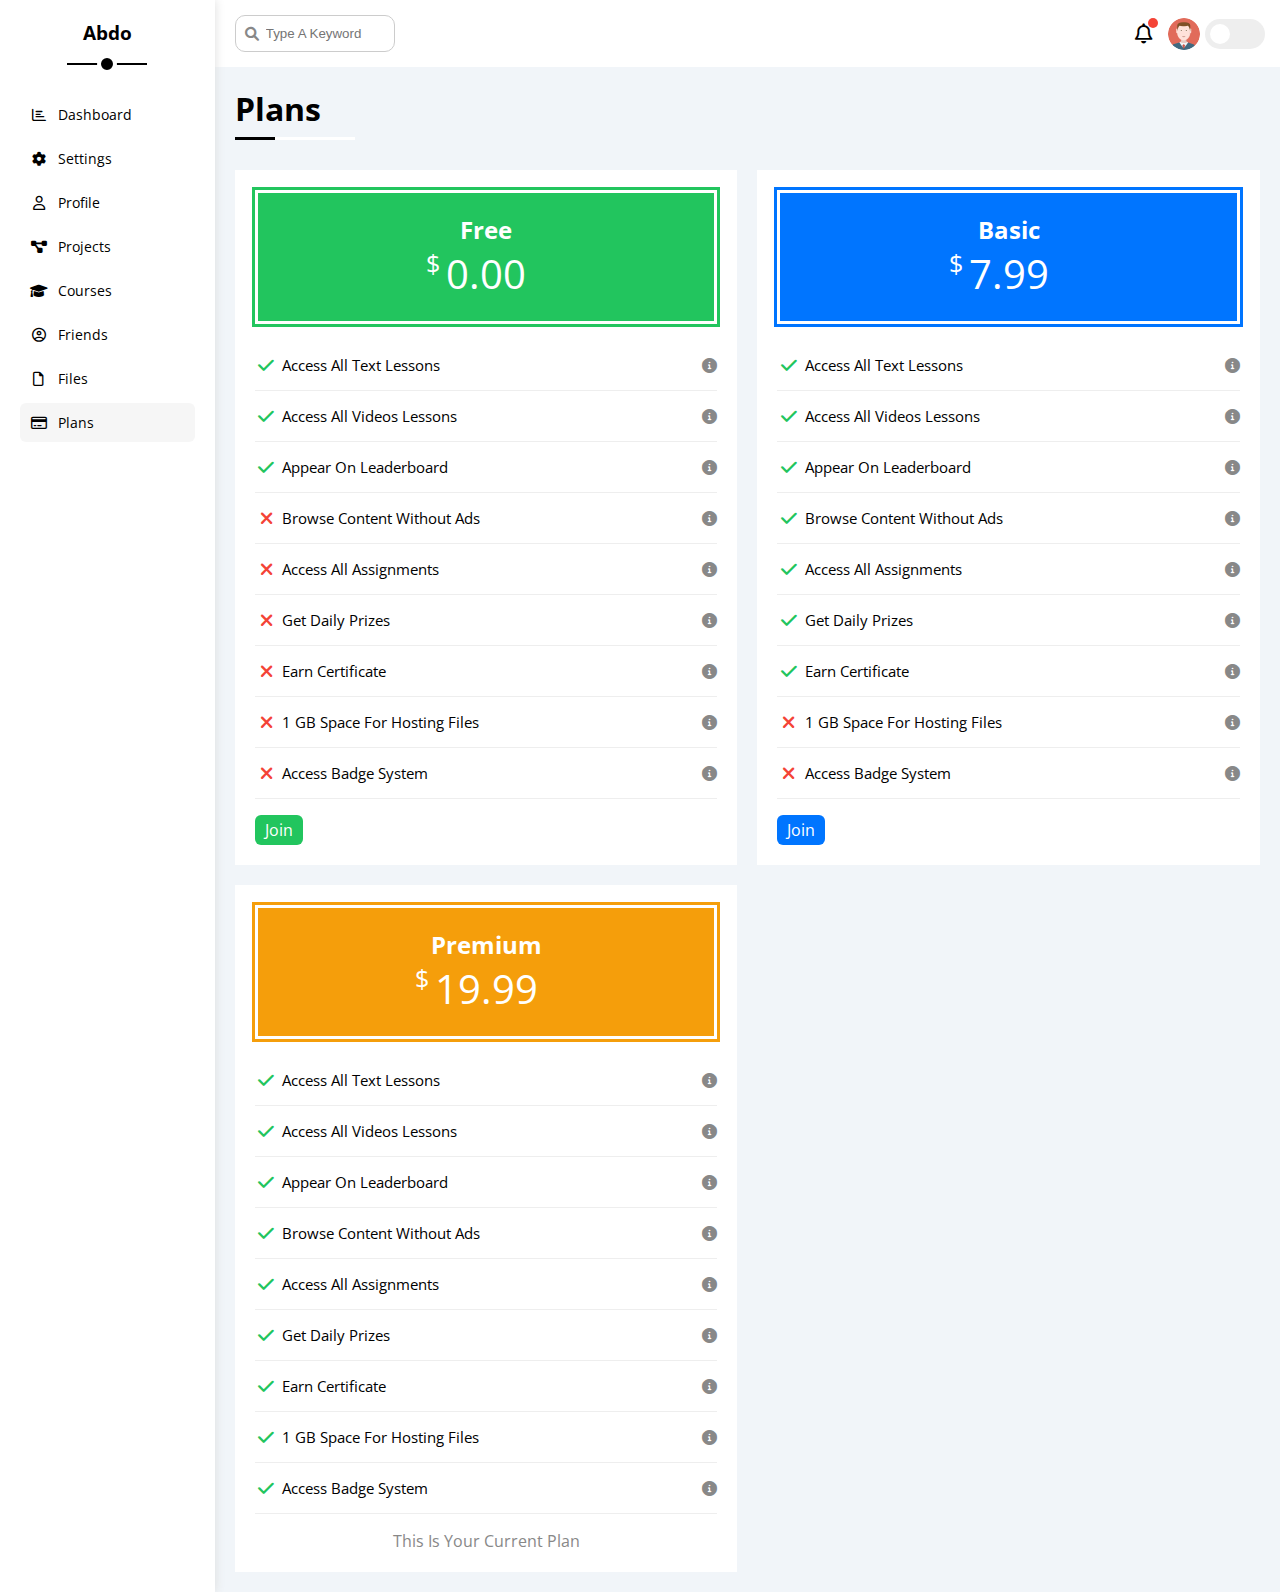
<file: plans.html>
<!DOCTYPE html>
<html lang="en">
  <head>
    <meta charset="UTF-8">
    <meta http-equiv="X-UA-Compatible" content="IE=edge">
    <meta name="viewport" content="width=device-width, initial-scale=1.0">
    <link rel="icon" href="images/avatar.png">
    <link rel="stylesheet" href="Css/all.min.css">
    <link rel="stylesheet" href="Css/framework.css">
    <link rel="stylesheet" href="Css/style.css">
    <link rel="preconnect" href="https://fonts.googleapis.com" />
    <link rel="preconnect" href="https://fonts.gstatic.com" crossorigin />
    <link href="https://fonts.googleapis.com/css2?family=Open+Sans:wght@300;500&display=swap" rel="stylesheet" />
    <title>Plans</title>
  </head>
  <body>
    <div class="page d-flex">
      <div class="sidebar bg-white p-20 p-relative">
        <h3 class="p-relative txt-c mt-0">Abdo</h3>
        <ul>
          <li>
            <a href="index.html" class="d-flex align-center c-black p-10 fs-14 rad-6">
              <i class="fa-regular fa-chart-bar fa-fw"></i>
              <span>Dashboard</span>
            </a>
          </li>
          <li>
            <a href="settings.html" class="d-flex align-center c-black p-10 fs-14 rad-6">
              <i class="fa-solid fa-gear fa-fw"></i>
              <span>Settings</span>
            </a>
          </li>
          <li>
            <a href="profile.html" class="d-flex align-center c-black p-10 fs-14 rad-6">
              <i class="fa-regular fa-user fa-fw"></i>
              <span>Profile</span>
            </a>
          </li>
          <li>
            <a href="projects.html" class="d-flex align-center c-black p-10 fs-14 rad-6">
              <i class="fa-solid fa-diagram-project fa-fw"></i>
              <span>Projects</span>
            </a>
          </li>
          <li>
            <a class="d-flex align-center c-black p-10 fs-14 rad-6" href="courses.html">
              <i class="fa-solid fa-graduation-cap fa-fw"></i>
              <span>Courses</span>
            </a>
          </li>
          <li>
            <a class="d-flex align-center c-black p-10 fs-14 rad-6" href="friends.html">
              <i class="fa-regular fa-circle-user fa-fw"></i>
              <span>Friends</span>
            </a>
          </li>
          <li>
            <a class="d-flex align-center c-black p-10 fs-14 rad-6" href="files.html">
              <i class="fa-regular fa-file fa-fw"></i>
              <span>Files</span>
            </a>
          </li>
          <li>
            <a class="active d-flex align-center c-black p-10 fs-14 rad-6" href="plans.html">
              <i class="fa-regular fa-credit-card fa-fw"></i>
              <span>Plans</span>
            </a>
          </li>
        </ul>
      </div>
      <div class="content w-full">
        <!-- Start Head -->
        <div class="head bg-white d-flex p-15 between-flex">
          <div class="search p-relative">
            <input class="p-10 rad-10" type="search" placeholder="Type A Keyword">
          </div>
          <div class="icons d-flex align-center">
            <span class="notification p-relative">
              <i class="fa-regular fa-bell fa-lg"></i>
            </span>
            <img src="images/avatar.png" alt="Error 404">
            <label for="toggle">
              <input type="checkbox" id="toggle">
              <div class="toggle"></div>
            </label>
          </div>
        </div>
        <!-- End Head -->
        <h1 class="p-relative">Plans</h1>
        <div class="plans-page d-grid m-20 gap-20">
          <div class="plan bg-white p-20 green">
            <div class="top bg-green txt-c p-20">
              <h2 class="m-0 c-white">Free</h2>
              <div class="price c-white">
                <span>$</span>
                0.00
              </div>
            </div>
            <ul>
              <li>
                <i class="fa-solid fa-check fa-fw yes"></i>
                <span>Access All Text Lessons</span>
                <i class="fa-solid fa-circle-info help"></i>
              </li>
              <li>
                <i class="fa-solid fa-check fa-fw yes"></i>
                <span>Access All Videos Lessons</span>
                <i class="fa-solid fa-circle-info help"></i>
              </li>
              <li>
                <i class="fa-solid fa-check fa-fw yes"></i>
                <span>Appear On Leaderboard</span>
                <i class="fa-solid fa-circle-info help"></i>
              </li>
              <li>
                <i class="fa-solid fa-xmark fa-fw no"></i>
                <span>Browse Content Without Ads</span>
                <i class="fa-solid fa-circle-info help"></i>
              </li>
              <li>
                <i class="fa-solid fa-xmark fa-fw no"></i>
                <span>Access All Assignments</span>
                <i class="fa-solid fa-circle-info help"></i>
              </li>
              <li>
                <i class="fa-solid fa-xmark fa-fw no"></i>
                <span>Get Daily Prizes</span>
                <i class="fa-solid fa-circle-info help"></i>
              </li>
              <li>
                <i class="fa-solid fa-xmark fa-fw no"></i>
                <span>Earn Certificate</span>
                <i class="fa-solid fa-circle-info help"></i>
              </li>
              <li>
                <i class="fa-solid fa-xmark fa-fw no"></i>
                <span>1 GB Space For Hosting Files</span>
                <i class="fa-solid fa-circle-info help"></i>
              </li>
              <li>
                <i class="fa-solid fa-xmark fa-fw no"></i>
                <span>Access Badge System</span>
                <i class="fa-solid fa-circle-info help"></i>
              </li>
            </ul>
            <a class="btn-shape c-white bg-green rad-6 d-block w-fit" href="#">Join</a>
          </div>
          <div class="plan bg-white p-20 blue">
            <div class="top bg-blue txt-c p-20">
              <h2 class="m-0 c-white">Basic</h2>
              <div class="price c-white">
                <span>$</span>
                7.99
              </div>
            </div>
            <ul>
              <li>
                <i class="fa-solid fa-check fa-fw yes"></i>
                <span>Access All Text Lessons</span>
                <i class="fa-solid fa-circle-info help"></i>
              </li>
              <li>
                <i class="fa-solid fa-check fa-fw yes"></i>
                <span>Access All Videos Lessons</span>
                <i class="fa-solid fa-circle-info help"></i>
              </li>
              <li>
                <i class="fa-solid fa-check fa-fw yes"></i>
                <span>Appear On Leaderboard</span>
                <i class="fa-solid fa-circle-info help"></i>
              </li>
              <li>
                <i class="fa-solid fa-check fa-fw yes"></i>
                <span>Browse Content Without Ads</span>
                <i class="fa-solid fa-circle-info help"></i>
              </li>
              <li>
                <i class="fa-solid fa-check fa-fw yes"></i>
                <span>Access All Assignments</span>
                <i class="fa-solid fa-circle-info help"></i>
              </li>
              <li>
                <i class="fa-solid fa-check fa-fw yes"></i>
                <span>Get Daily Prizes</span>
                <i class="fa-solid fa-circle-info help"></i>
              </li>
              <li>
                <i class="fa-solid fa-check fa-fw yes"></i>
                <span>Earn Certificate</span>
                <i class="fa-solid fa-circle-info help"></i>
              </li>
              <li>
                <i class="fa-solid fa-xmark fa-fw no"></i>
                <span>1 GB Space For Hosting Files</span>
                <i class="fa-solid fa-circle-info help"></i>
              </li>
              <li>
                <i class="fa-solid fa-xmark fa-fw no"></i>
                <span>Access Badge System</span>
                <i class="fa-solid fa-circle-info help"></i>
              </li>
            </ul>
            <a class="btn-shape c-white bg-blue rad-6 d-block w-fit" href="#">Join</a>
          </div>
          <div class="plan bg-white p-20 orange">
            <div class="top bg-orange txt-c p-20">
              <h2 class="m-0 c-white">Premium</h2>
              <div class="price c-white">
                <span>$</span>
                19.99
              </div>
            </div>
            <ul>
              <li>
                <i class="fa-solid fa-check fa-fw yes"></i>
                <span>Access All Text Lessons</span>
                <i class="fa-solid fa-circle-info help"></i>
              </li>
              <li>
                <i class="fa-solid fa-check fa-fw yes"></i>
                <span>Access All Videos Lessons</span>
                <i class="fa-solid fa-circle-info help"></i>
              </li>
              <li>
                <i class="fa-solid fa-check fa-fw yes"></i>
                <span>Appear On Leaderboard</span>
                <i class="fa-solid fa-circle-info help"></i>
              </li>
              <li>
                <i class="fa-solid fa-check fa-fw yes"></i>
                <span>Browse Content Without Ads</span>
                <i class="fa-solid fa-circle-info help"></i>
              </li>
              <li>
                <i class="fa-solid fa-check fa-fw yes"></i>
                <span>Access All Assignments</span>
                <i class="fa-solid fa-circle-info help"></i>
              </li>
              <li>
                <i class="fa-solid fa-check fa-fw yes"></i>
                <span>Get Daily Prizes</span>
                <i class="fa-solid fa-circle-info help"></i>
              </li>
              <li>
                <i class="fa-solid fa-check fa-fw yes"></i>
                <span>Earn Certificate</span>
                <i class="fa-solid fa-circle-info help"></i>
              </li>
              <li>
                <i class="fa-solid fa-check fa-fw yes"></i>
                <span>1 GB Space For Hosting Files</span>
                <i class="fa-solid fa-circle-info help"></i>
              </li>
              <li>
                <i class="fa-solid fa-check fa-fw yes"></i>
                <span>Access Badge System</span>
                <i class="fa-solid fa-circle-info help"></i>
              </li>
            </ul>
            <div class="c-gray m-0 txt-c">This Is Your Current Plan</div>
          </div>
        </div>
      </div>
    </div>
  </body>
</html>
</file>
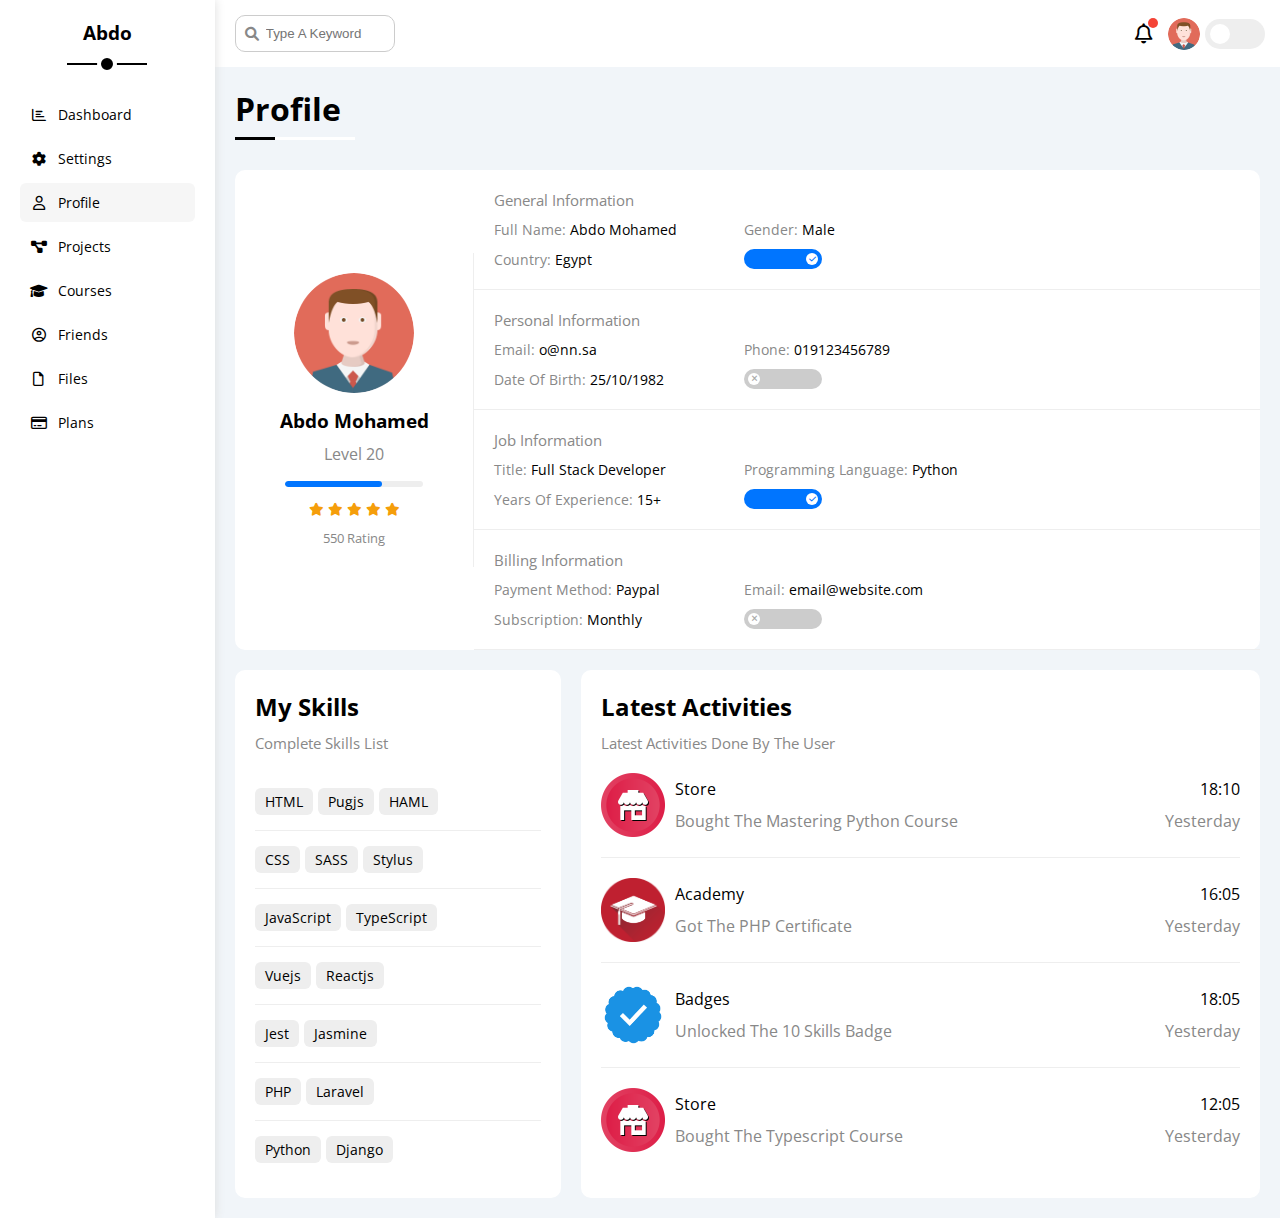
<file: profile.html>
<!DOCTYPE html>
<html lang="en">
  <head>
    <meta charset="UTF-8">
    <meta http-equiv="X-UA-Compatible" content="IE=edge">
    <meta name="viewport" content="width=device-width, initial-scale=1.0">
    <link rel="icon" href="images/avatar.png">
    <link rel="stylesheet" href="Css/all.min.css">
    <link rel="stylesheet" href="Css/framework.css">
    <link rel="stylesheet" href="Css/style.css">
    <link rel="preconnect" href="https://fonts.googleapis.com" />
    <link rel="preconnect" href="https://fonts.gstatic.com" crossorigin />
    <link href="https://fonts.googleapis.com/css2?family=Open+Sans:wght@300;500&display=swap" rel="stylesheet" />
    <title>Profile</title>
  </head>
  <body>
    <div class="page d-flex">
      <div class="sidebar bg-white p-20 p-relative">
        <h3 class="p-relative txt-c mt-0">Abdo</h3>
        <ul>
          <li>
            <a href="index.html" class="d-flex align-center c-black p-10 fs-14 rad-6">
              <i class="fa-regular fa-chart-bar fa-fw"></i>
              <span>Dashboard</span>
            </a>
          </li>
          <li>
            <a href="settings.html" class="d-flex align-center c-black p-10 fs-14 rad-6">
              <i class="fa-solid fa-gear fa-fw"></i>
              <span>Settings</span>
            </a>
          </li>
          <li>
            <a href="profile.html" class="active d-flex align-center c-black p-10 fs-14 rad-6">
              <i class="fa-regular fa-user fa-fw"></i>
              <span>Profile</span>
            </a>
          </li>
          <li>
            <a href="projects.html" class="d-flex align-center c-black p-10 fs-14 rad-6">
              <i class="fa-solid fa-diagram-project fa-fw"></i>
              <span>Projects</span>
            </a>
          </li>
          <li>
            <a class="d-flex align-center c-black p-10 fs-14 rad-6" href="courses.html">
              <i class="fa-solid fa-graduation-cap fa-fw"></i>
              <span>Courses</span>
            </a>
          </li>
          <li>
            <a class="d-flex align-center c-black p-10 fs-14 rad-6" href="friends.html">
              <i class="fa-regular fa-circle-user fa-fw"></i>
              <span>Friends</span>
            </a>
          </li>
          <li>
            <a class="d-flex align-center c-black p-10 fs-14 rad-6" href="files.html">
              <i class="fa-regular fa-file fa-fw"></i>
              <span>Files</span>
            </a>
          </li>
          <li>
            <a class="d-flex align-center c-black p-10 fs-14 rad-6" href="plans.html">
              <i class="fa-regular fa-credit-card fa-fw"></i>
              <span>Plans</span>
            </a>
          </li>
        </ul>
      </div>
      <div class="content w-full">
        <!-- Start Head -->
        <div class="head bg-white d-flex p-15 between-flex">
          <div class="search p-relative">
            <input class="p-10 rad-10" type="search" placeholder="Type A Keyword">
          </div>
          <div class="icons d-flex align-center">
            <span class="notification p-relative">
              <i class="fa-regular fa-bell fa-lg"></i>
            </span>
            <img src="images/avatar.png" alt="Error 404">
            <label for="toggle">
              <input type="checkbox" id="toggle">
              <div class="toggle"></div>
            </label>
          </div>
        </div>
        <!-- End Head -->
        <h1 class="p-relative">Profile</h1>
        <div class="profile-page m-20">
          <div class="overview bg-white rad-10 d-flex align-center">
            <div class="avatar-box txt-c p-20">
              <img src="images/avatar.png" alt="Error 404" class="rad-half mb-10">
              <h3 class="m-0">Abdo Mohamed</h3>
              <p class="mt-10 c-gray">Level 20</p>
              <div class="level rad-6 bg-eee p-relative">
                <span style="width: 70%"></span>
              </div>
              <div class="rating mt-10 mb-10">
                <i class="fa-solid fa-star c-orange fs-13"></i>
                <i class="fa-solid fa-star c-orange fs-13"></i>
                <i class="fa-solid fa-star c-orange fs-13"></i>
                <i class="fa-solid fa-star c-orange fs-13"></i>
                <i class="fa-solid fa-star c-orange fs-13"></i>
              </div>
              <p class="c-gray fs-13 m-0">550 Rating</p>
            </div>
            <div class="info-box w-full txt-c-mobile">
              <div class="box p-20 d-flex align-center">
                <h4 class="c-gray fs-15 m-0 w-full">General Information</h4>
                <div class="fs-14">
                  <span class="c-gray">Full Name:</span>
                  <span>Abdo Mohamed</span>
                </div>
                <div class="fs-14">
                  <span class="c-gray">Gender:</span>
                  <span>Male</span>
                </div>
                <div class="fs-14">
                  <span class="c-gray">Country:</span>
                  <span>Egypt</span>
                </div>
                <div class="fs-14">
                  <label>
                    <input type="checkbox" class="toggle-checkbox" checked>
                    <div class="toggle-switch"></div>
                  </label>
                </div>
              </div>
              <div class="box p-20 d-flex align-center">
                <h4 class="c-gray fs-15 m-0 w-full">Personal Information</h4>
                <div class="fs-14">
                  <span class="c-gray">Email: </span>
                  <span>o@nn.sa</span>
                </div>
                <div class="fs-14">
                  <span class="c-gray">Phone:</span>
                  <span>019123456789</span>
                </div>
                <div class="fs-14">
                  <span class="c-gray">Date Of Birth:</span>
                  <span>25/10/1982</span>
                </div>
                <div class="fs-14">
                  <label>
                    <input type="checkbox" class="toggle-checkbox">
                    <div class="toggle-switch"></div>
                  </label>
                </div>
              </div>
              <div class="box p-20 d-flex align-center">
                <h4 class="c-gray fs-15 m-0 w-full">Job Information</h4>
                <div class="fs-14">
                  <span class="c-gray">Title: </span>
                  <span>Full Stack Developer</span>
                </div>
                <div class="fs-14">
                  <span class="c-gray">Programming Language:</span>
                  <span>Python</span>
                </div>
                <div class="fs-14">
                  <span class="c-gray">Years Of Experience:</span>
                  <span>15+</span>
                </div>
                <div class="fs-14">
                  <label>
                    <input type="checkbox" class="toggle-checkbox" checked>
                    <div class="toggle-switch"></div>
                  </label>
                </div>
              </div>
              <div class="box p-20 d-flex align-center">
                <h4 class="c-gray fs-15 m-0 w-full">Billing Information</h4>
                <div class="fs-14">
                  <span class="c-gray">Payment Method:</span>
                  <span>Paypal</span>
                </div>
                <div class="fs-14">
                  <span class="c-gray">Email:</span>
                  <span>email@website.com</span>
                </div>
                <div class="fs-14">
                  <span class="c-gray">Subscription:</span>
                  <span>Monthly</span>
                </div>
                <div class="fs-14">
                  <label>
                    <input type="checkbox" class="toggle-checkbox">
                    <div class="toggle-switch"></div>
                  </label>
                </div>
              </div>
            </div>
          </div>
          <div class="other-data d-flex gap-20">
            <div class="skills-card mt-20 p-20 bg-white rad-10">
              <h2 class="mt-0 mb-10">My Skills</h2>
              <p class="mt-0 mb-20 c-gray fs-15">Complete Skills List</p>
              <ul class="m-0 txt-c-mobile">
                <li><span>HTML</span><span>Pugjs</span><span>HAML</span></li>
                <li><span>CSS</span><span>SASS</span><span>Stylus</span></li>
                <li><span>JavaScript</span><span>TypeScript</span></li>
                <li><span>Vuejs</span><span>Reactjs</span></li>
                <li><span>Jest</span><span>Jasmine</span></li>
                <li><span>PHP</span><span>Laravel</span></li>
                <li><span>Python</span><span>Django</span></li>
              </ul>
            </div>
            <div class="activities p-20 bg-white rad-10 mt-20">
              <h2 class="mt-0 mb-10">Latest Activities</h2>
              <p class="mt-0 mb-20 c-gray fs-15">Latest Activities Done By The User</p>
              <div class="activity d-flex align-center txt-c-mobile">
                <img src="images/activity-01 (1).png" alt="Error 404">
                <div class="info">
                  <span class="d-block mb-10">Store</span>
                  <span class="c-gray">Bought The Mastering Python Course</span>
                </div>
                <div class="data">
                  <span class="d-block mb-10">18:10</span>
                  <span class="c-gray">Yesterday</span>
                </div>
              </div>
              <div class="activity d-flex align-center txt-c-mobile">
                <img src="images/activity-02.png" alt="Error 404">
                <div class="info">
                  <span class="d-block mb-10">Academy</span>
                  <span class="c-gray">Got The PHP Certificate</span>
                </div>
                <div class="data">
                  <span class="d-block mb-10">16:05</span>
                  <span class="c-gray">Yesterday</span>
                </div>
              </div>
              <div class="activity d-flex align-center txt-c-mobile">
                <img src="images/activity-03.png" alt="Error 404">
                <div class="info">
                  <span class="d-block mb-10">Badges</span>
                  <span class="c-gray">Unlocked The 10 Skills Badge</span>
                </div>
                <div class="data">
                  <span class="d-block mb-10">18:05</span>
                  <span class="c-gray">Yesterday</span>
                </div>
              </div>
              <div class="activity d-flex align-center txt-c-mobile">
                <img src="images/activity-01 (1).png" alt="Error 404">
                <div class="info">
                  <span class="d-block mb-10">Store</span>
                  <span class="c-gray">Bought The Typescript Course</span>
                </div>
                <div class="data">
                  <span class="d-block mb-10">12:05</span>
                  <span class="c-gray">Yesterday</span>
                </div>
              </div>
            </div>
          </div>
        </div>
      </div>
    </div>
  </body>
</html>
</file>
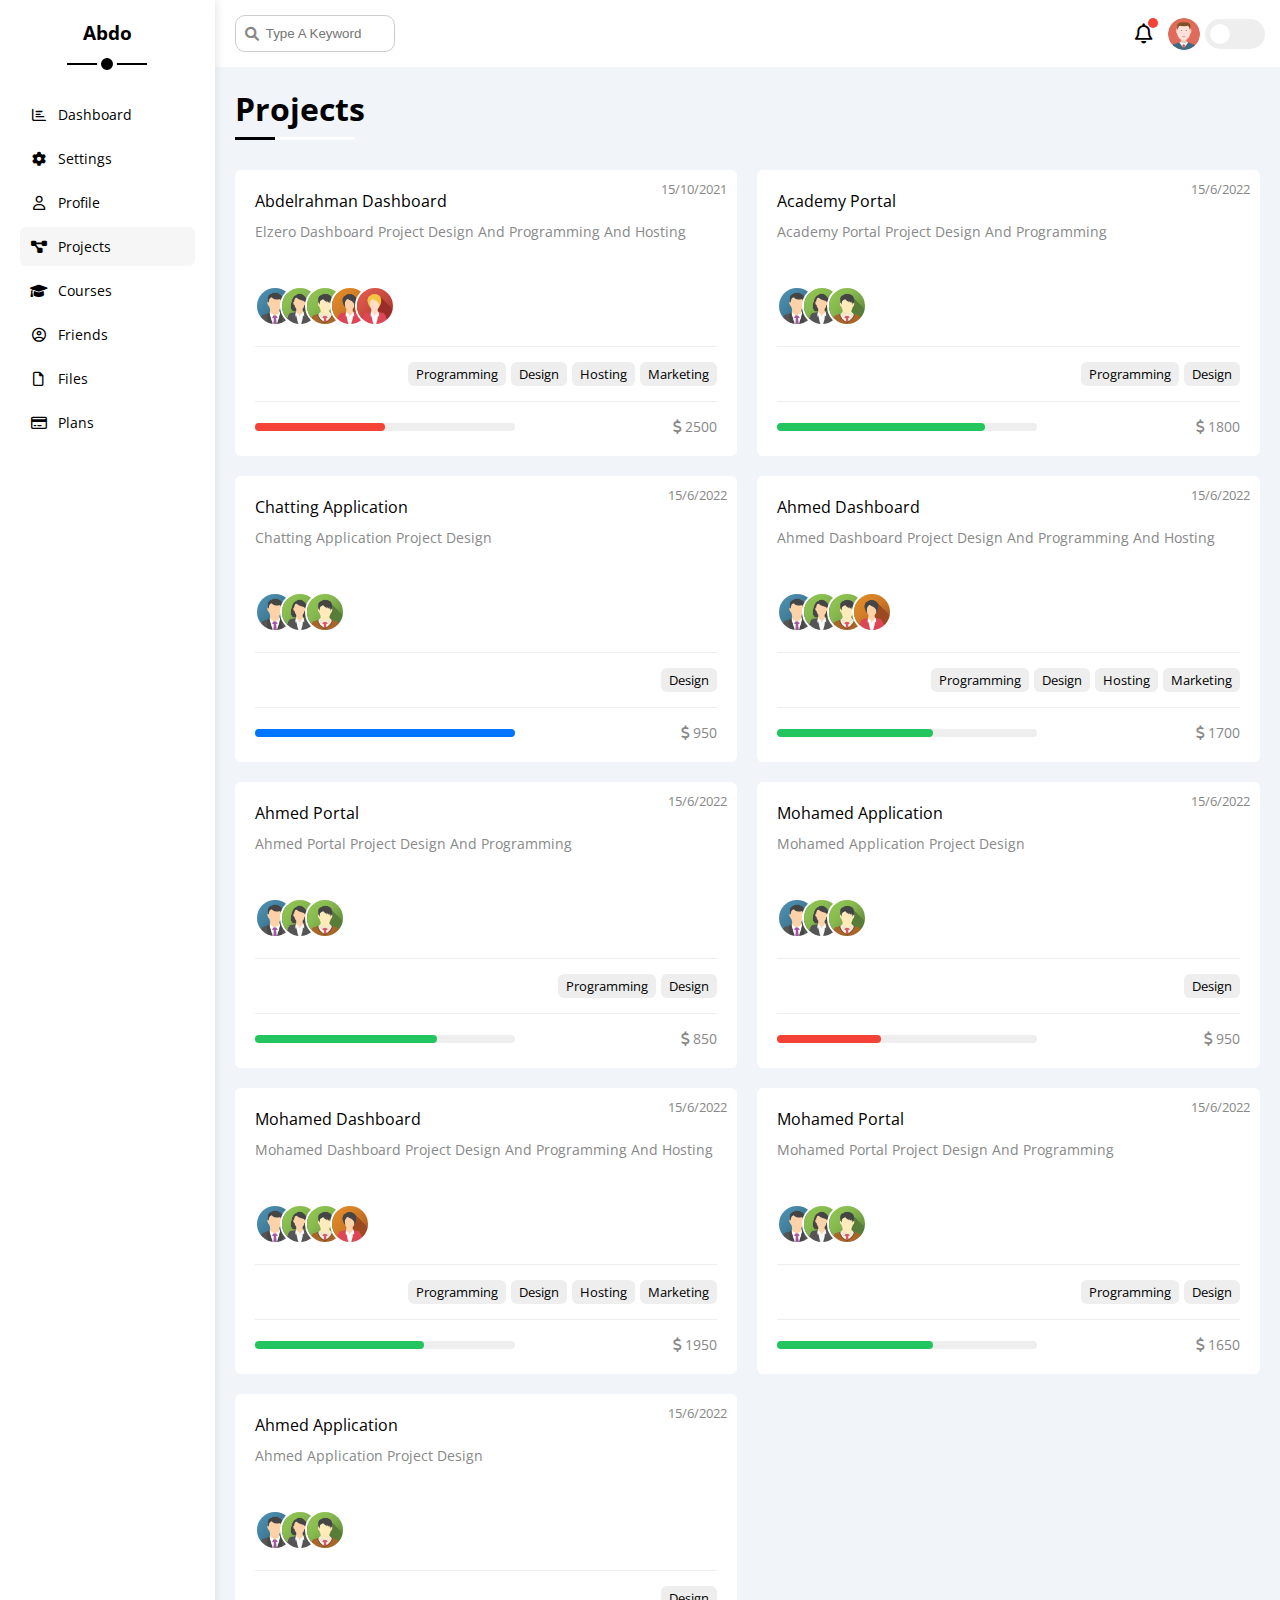
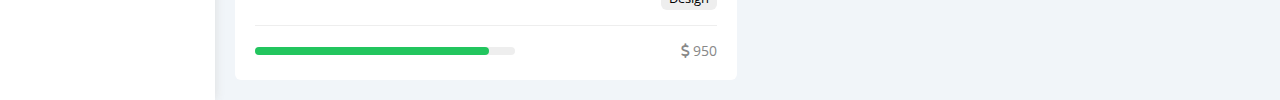
<file: projects.html>
<!DOCTYPE html>
<html lang="en">
  <head>
    <meta charset="UTF-8">
    <meta http-equiv="X-UA-Compatible" content="IE=edge">
    <meta name="viewport" content="width=device-width, initial-scale=1.0">
    <link rel="icon" href="images/avatar.png">
    <link rel="stylesheet" href="Css/all.min.css">
    <link rel="stylesheet" href="Css/framework.css">
    <link rel="stylesheet" href="Css/style.css">
    <link rel="preconnect" href="https://fonts.googleapis.com" />
    <link rel="preconnect" href="https://fonts.gstatic.com" crossorigin />
    <link href="https://fonts.googleapis.com/css2?family=Open+Sans:wght@300;500&display=swap" rel="stylesheet" />
    <title>Projects</title>
  </head>
  <body>
    <div class="page d-flex">
      <div class="sidebar bg-white p-20 p-relative">
        <h3 class="p-relative txt-c mt-0">Abdo</h3>
        <ul>
          <li>
            <a href="index.html" class="d-flex align-center c-black p-10 fs-14 rad-6">
              <i class="fa-regular fa-chart-bar fa-fw"></i>
              <span>Dashboard</span>
            </a>
          </li>
          <li>
            <a href="settings.html" class="d-flex align-center c-black p-10 fs-14 rad-6">
              <i class="fa-solid fa-gear fa-fw"></i>
              <span>Settings</span>
            </a>
          </li>
          <li>
            <a href="profile.html" class="d-flex align-center c-black p-10 fs-14 rad-6">
              <i class="fa-regular fa-user fa-fw"></i>
              <span>Profile</span>
            </a>
          </li>
          <li>
            <a href="projects.html" class="active d-flex align-center c-black p-10 fs-14 rad-6">
              <i class="fa-solid fa-diagram-project fa-fw"></i>
              <span>Projects</span>
            </a>
          </li>
          <li>
            <a class="d-flex align-center c-black p-10 fs-14 rad-6" href="courses.html">
              <i class="fa-solid fa-graduation-cap fa-fw"></i>
              <span>Courses</span>
            </a>
          </li>
          <li>
            <a class="d-flex align-center c-black p-10 fs-14 rad-6" href="friends.html">
              <i class="fa-regular fa-circle-user fa-fw"></i>
              <span>Friends</span>
            </a>
          </li>
          <li>
            <a class="d-flex align-center c-black p-10 fs-14 rad-6" href="files.html">
              <i class="fa-regular fa-file fa-fw"></i>
              <span>Files</span>
            </a>
          </li>
          <li>
            <a class="d-flex align-center c-black p-10 fs-14 rad-6" href="plans.html">
              <i class="fa-regular fa-credit-card fa-fw"></i>
              <span>Plans</span>
            </a>
          </li>
        </ul>
      </div>
      <div class="content w-full">
        <!-- Start Head -->
        <div class="head bg-white d-flex p-15 between-flex">
          <div class="search p-relative">
            <input class="p-10 rad-10" type="search" placeholder="Type A Keyword">
          </div>
          <div class="icons d-flex align-center">
            <span class="notification p-relative">
              <i class="fa-regular fa-bell fa-lg"></i>
            </span>
            <img src="images/avatar.png" alt="Error 404">
            <label for="toggle">
              <input type="checkbox" id="toggle">
              <div class="toggle"></div>
            </label>
          </div>
        </div>
        <!-- End Head -->
        <h1 class="p-relative">Projects</h1>
        <div class="projects-page d-grid gap-20 m-20">
          <div class="project rad-6 p-relative bg-white p-20">
            <span class="date c-gray fs-13">15/10/2021</span>
            <h4 class="m-0">Abdelrahman Dashboard</h4>
            <p class="c-gray fs-14 mt-10 mb-10">Elzero Dashboard Project Design And Programming And Hosting</p>
            <div class="team">
              <a href="#">
                <img src="images/team-01.png" alt="Error 404">
              </a>
              <a href="#">
                <img src="images/team-02.png" alt="Error 404">
              </a>
              <a href="#">
                <img src="images/team-03.png" alt="Error 404">
              </a>
              <a href="#">
                <img src="images/team-04.png" alt="Error 404">
              </a>
              <a href="#">
                <img src="images/team-05.png" alt="Error 404">
              </a>
            </div>
            <div class="do d-flex">
              <span class="fs-13 bg-eee rad-6">Programming</span>
              <span class="fs-13 bg-eee rad-6">Design</span>
              <span class="fs-13 bg-eee rad-6">Hosting</span>
              <span class="fs-13 bg-eee rad-6">Marketing</span>
            </div>
            <div class="info between-flex">
              <div class="prog bg-eee">
                <span class="bg-red" style="width: 50%;"></span>
              </div>
              <div class="fs-14 c-gray"><i class="fa-solid fa-dollar-sign"></i> 2500</div>
            </div>
          </div>
          <div class="project rad-6 p-relative bg-white p-20">
            <span class="date c-gray fs-13">15/6/2022</span>
            <h4 class="m-0">Academy Portal</h4>
            <p class="c-gray fs-14 mt-10 mb-10">Academy Portal Project Design And Programming</p>
            <div class="team">
              <a href="#">
                <img src="images/team-01.png" alt="Error 404">
              </a>
              <a href="#">
                <img src="images/team-02.png" alt="Error 404">
              </a>
              <a href="#">
                <img src="images/team-03.png" alt="Error 404">
              </a>
            </div>
            <div class="do d-flex">
              <span class="fs-13 bg-eee rad-6">Programming</span>
              <span class="fs-13 bg-eee rad-6">Design</span>
            </div>
            <div class="info between-flex">
              <div class="prog bg-eee">
                <span class="bg-green" style="width: 80%;"></span>
              </div>
              <div class="fs-14 c-gray"><i class="fa-solid fa-dollar-sign"></i> 1800</div>
            </div>
          </div>
          <div class="project rad-6 p-relative bg-white p-20">
            <span class="date c-gray fs-13">15/6/2022</span>
            <h4 class="m-0">Chatting Application</h4>
            <p class="c-gray fs-14 mt-10 mb-10">Chatting Application Project Design</p>
            <div class="team">
              <a href="#">
                <img src="images/team-01.png" alt="Error 404">
              </a>
              <a href="#">
                <img src="images/team-02.png" alt="Error 404">
              </a>
              <a href="#">
                <img src="images/team-03.png" alt="Error 404">
              </a>
            </div>
            <div class="do d-flex">
              <span class="fs-13 bg-eee rad-6">Design</span>
            </div>
            <div class="info between-flex">
              <div class="prog bg-eee">
                <span class="bg-blue" style="width: 100%;"></span>
              </div>
              <div class="fs-14 c-gray"><i class="fa-solid fa-dollar-sign"></i> 950</div>
            </div>
          </div>
          <div class="project rad-6 p-relative bg-white p-20">
            <span class="date c-gray fs-13">15/6/2022</span>
            <h4 class="m-0">Ahmed Dashboard</h4>
            <p class="c-gray fs-14 mt-10 mb-10">Ahmed Dashboard Project Design And Programming And Hosting</p>
            <div class="team">
              <a href="#">
                <img src="images/team-01.png" alt="Error 404">
              </a>
              <a href="#">
                <img src="images/team-02.png" alt="Error 404">
              </a>
              <a href="#">
                <img src="images/team-03.png" alt="Error 404">
              </a>
              <a href="#">
                <img src="images/team-04.png" alt="Error 404">
              </a>
            </div>
            <div class="do d-flex">
              <span class="fs-13 bg-eee rad-6">Programming</span>
              <span class="fs-13 bg-eee rad-6">Design</span>
              <span class="fs-13 bg-eee rad-6">Hosting</span>
              <span class="fs-13 bg-eee rad-6">Marketing</span>
            </div>
            <div class="info between-flex">
              <div class="prog bg-eee">
                <span class="bg-green" style="width: 60%;"></span>
              </div>
              <div class="fs-14 c-gray"><i class="fa-solid fa-dollar-sign"></i> 1700</div>
            </div>
          </div>
          <div class="project rad-6 p-relative bg-white p-20">
            <span class="date c-gray fs-13">15/6/2022</span>
            <h4 class="m-0">Ahmed Portal</h4>
            <p class="c-gray fs-14 mt-10 mb-10">Ahmed Portal Project Design And Programming</p>
            <div class="team">
              <a href="#">
                <img src="images/team-01.png" alt="Error 404">
              </a>
              <a href="#">
                <img src="images/team-02.png" alt="Error 404">
              </a>
              <a href="#">
                <img src="images/team-03.png" alt="Error 404">
              </a>
            </div>
            <div class="do d-flex">
              <span class="fs-13 bg-eee rad-6">Programming</span>
              <span class="fs-13 bg-eee rad-6">Design</span>
            </div>
            <div class="info between-flex">
              <div class="prog bg-eee">
                <span class="bg-green" style="width: 70%;"></span>
              </div>
              <div class="fs-14 c-gray"><i class="fa-solid fa-dollar-sign"></i> 850</div>
            </div>
          </div>
          <div class="project rad-6 p-relative bg-white p-20">
            <span class="date c-gray fs-13">15/6/2022</span>
            <h4 class="m-0">Mohamed Application</h4>
            <p class="c-gray fs-14 mt-10 mb-10">Mohamed Application Project Design</p>
            <div class="team">
              <a href="#">
                <img src="images/team-01.png" alt="Error 404">
              </a>
              <a href="#">
                <img src="images/team-02.png" alt="Error 404">
              </a>
              <a href="#">
                <img src="images/team-03.png" alt="Error 404">
              </a>
            </div>
            <div class="do d-flex">
              <span class="fs-13 bg-eee rad-6">Design</span>
            </div>
            <div class="info between-flex">
              <div class="prog bg-eee">
                <span class="bg-red" style="width: 40%;"></span>
              </div>
              <div class="fs-14 c-gray"><i class="fa-solid fa-dollar-sign"></i> 950</div>
            </div>
          </div>
          <div class="project rad-6 p-relative bg-white p-20">
            <span class="date c-gray fs-13">15/6/2022</span>
            <h4 class="m-0">Mohamed Dashboard</h4>
            <p class="c-gray fs-14 mt-10 mb-10">Mohamed Dashboard Project Design And Programming And Hosting</p>
            <div class="team">
              <a href="#">
                <img src="images/team-01.png" alt="Error 404">
              </a>
              <a href="#">
                <img src="images/team-02.png" alt="Error 404">
              </a>
              <a href="#">
                <img src="images/team-03.png" alt="Error 404">
              </a>
              <a href="#">
                <img src="images/team-04.png" alt="Error 404">
              </a>
            </div>
            <div class="do d-flex">
              <span class="fs-13 bg-eee rad-6">Programming</span>
              <span class="fs-13 bg-eee rad-6">Design</span>
              <span class="fs-13 bg-eee rad-6">Hosting</span>
              <span class="fs-13 bg-eee rad-6">Marketing</span>
            </div>
            <div class="info between-flex">
              <div class="prog bg-eee">
                <span class="bg-green" style="width: 65%;"></span>
              </div>
              <div class="fs-14 c-gray"><i class="fa-solid fa-dollar-sign"></i> 1950</div>
            </div>
          </div>
          <div class="project rad-6 p-relative bg-white p-20">
            <span class="date c-gray fs-13">15/6/2022</span>
            <h4 class="m-0">Mohamed Portal</h4>
            <p class="c-gray fs-14 mt-10 mb-10">Mohamed Portal Project Design And Programming</p>
            <div class="team">
              <a href="#">
                <img src="images/team-01.png" alt="Error 404">
              </a>
              <a href="#">
                <img src="images/team-02.png" alt="Error 404">
              </a>
              <a href="#">
                <img src="images/team-03.png" alt="Error 404">
              </a>
            </div>
            <div class="do d-flex">
              <span class="fs-13 bg-eee rad-6">Programming</span>
              <span class="fs-13 bg-eee rad-6">Design</span>
            </div>
            <div class="info between-flex">
              <div class="prog bg-eee">
                <span class="bg-green" style="width: 60%;"></span>
              </div>
              <div class="fs-14 c-gray"><i class="fa-solid fa-dollar-sign"></i> 1650</div>
            </div>
          </div>
          <div class="project rad-6 p-relative bg-white p-20">
            <span class="date c-gray fs-13">15/6/2022</span>
            <h4 class="m-0">Ahmed Application</h4>
            <p class="c-gray fs-14 mt-10 mb-10">Ahmed Application Project Design</p>
            <div class="team">
              <a href="#">
                <img src="images/team-01.png" alt="Error 404">
              </a>
              <a href="#">
                <img src="images/team-02.png" alt="Error 404">
              </a>
              <a href="#">
                <img src="images/team-03.png" alt="Error 404">
              </a>
            </div>
            <div class="do d-flex">
              <span class="fs-13 bg-eee rad-6">Design</span>
            </div>
            <div class="info between-flex">
              <div class="prog bg-eee">
                <span class="bg-green" style="width: 90%;"></span>
              </div>
              <div class="fs-14 c-gray"><i class="fa-solid fa-dollar-sign"></i> 950</div>
            </div>
          </div>
        </div>
      </div>
    </div>
  </body>
</html>
</file>
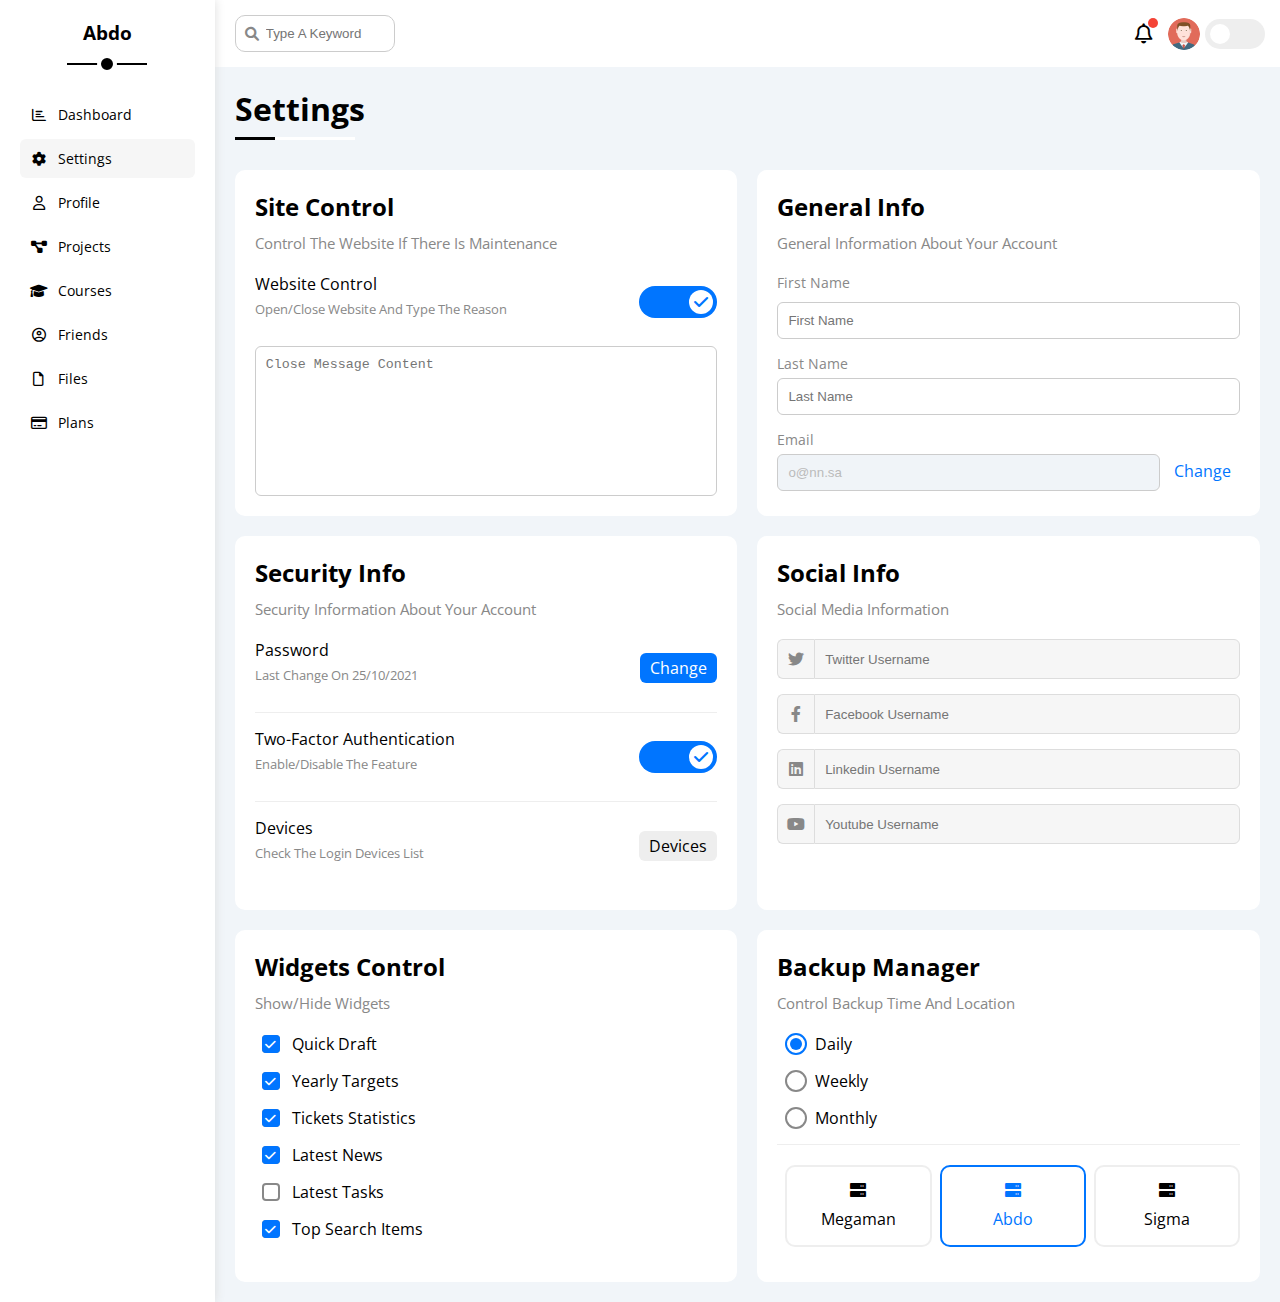
<file: settings.html>
<!DOCTYPE html>
<html lang="en">
  <head>
    <meta charset="UTF-8">
    <meta http-equiv="X-UA-Compatible" content="IE=edge">
    <meta name="viewport" content="width=device-width, initial-scale=1.0">
    <link rel="icon" href="images/avatar.png">
    <link rel="stylesheet" href="Css/all.min.css">
    <link rel="stylesheet" href="Css/framework.css">
    <link rel="stylesheet" href="Css/style.css">
    <link rel="preconnect" href="https://fonts.googleapis.com" />
    <link rel="preconnect" href="https://fonts.gstatic.com" crossorigin />
    <link href="https://fonts.googleapis.com/css2?family=Open+Sans:wght@300;500&display=swap" rel="stylesheet" />
    <title>Settings</title>
  </head>
  <body>
    <div class="page d-flex">
      <div class="sidebar bg-white p-20 p-relative">
        <h3 class="p-relative txt-c mt-0">Abdo</h3>
        <ul>
          <li>
            <a href="index.html" class="d-flex align-center c-black p-10 fs-14 rad-6">
              <i class="fa-regular fa-chart-bar fa-fw"></i>
              <span>Dashboard</span>
            </a>
          </li>
          <li>
            <a href="settings.html" class="active d-flex align-center c-black p-10 fs-14 rad-6">
              <i class="fa-solid fa-gear fa-fw"></i>
              <span>Settings</span>
            </a>
          </li>
          <li>
            <a href="profile.html" class="d-flex align-center c-black p-10 fs-14 rad-6">
              <i class="fa-regular fa-user fa-fw"></i>
              <span>Profile</span>
            </a>
          </li>
          <li>
            <a href="projects.html" class="d-flex align-center c-black p-10 fs-14 rad-6">
              <i class="fa-solid fa-diagram-project fa-fw"></i>
              <span>Projects</span>
            </a>
          </li>
          <li>
            <a class="d-flex align-center c-black p-10 fs-14 rad-6" href="courses.html">
              <i class="fa-solid fa-graduation-cap fa-fw"></i>
              <span>Courses</span>
            </a>
          </li>
          <li>
            <a class="d-flex align-center c-black p-10 fs-14 rad-6" href="friends.html">
              <i class="fa-regular fa-circle-user fa-fw"></i>
              <span>Friends</span>
            </a>
          </li>
          <li>
            <a class="d-flex align-center c-black p-10 fs-14 rad-6" href="files.html">
              <i class="fa-regular fa-file fa-fw"></i>
              <span>Files</span>
            </a>
          </li>
          <li>
            <a class="d-flex align-center c-black p-10 fs-14 rad-6" href="plans.html">
              <i class="fa-regular fa-credit-card fa-fw"></i>
              <span>Plans</span>
            </a>
          </li>
        </ul>
      </div>
      <div class="content w-full">
        <!-- Start Head -->
        <div class="head bg-white d-flex p-15 between-flex">
          <div class="search p-relative">
            <input class="p-10 rad-10" type="search" placeholder="Type A Keyword">
          </div>
          <div class="icons d-flex align-center">
            <span class="notification p-relative">
              <i class="fa-regular fa-bell fa-lg"></i>
            </span>
            <img src="images/avatar.png" alt="Error 404">
            <label for="toggle">
              <input type="checkbox" id="toggle">
              <div class="toggle"></div>
            </label>
          </div>
        </div>
        <!-- End Head -->
        <h1 class="p-relative">Settings</h1>
        <div class="settings-page m-20 d-grid gap-20">
          <!-- Start Setting Box -->
          <div class="p-20 bg-white rad-10">
            <h2 class="mt-0 mb-10">Site Control</h2>
            <p class="mt-0 mb-20 c-gray fs-15">Control The Website If There Is Maintenance</p>
            <div class="mb-15 between-flex">
              <div>
                <span>Website Control</span>
                <p class="c-gray fs-13 mb-0 mt-5">Open/Close Website And Type The Reason</p>
              </div>
              <div>
                <label>
                  <input type="checkbox" class="toggle-checkbox" checked>
                  <div class="toggle-switch"></div>
                </label>
              </div>
            </div>
            <textarea class="close-message rad-6 p-10 d-block w-full b-none" placeholder="Close Message Content"></textarea>
          </div>
          <!-- End Setting Box -->
          <!-- Start Setting Box -->
          <div class="p-20 bg-white rad-10">
            <h2 class="mt-0 mb-10">General Info</h2>
            <p class="mt-0 mb-20 c-gray fs-15">General Information About Your Account</p>
            <div class="mb-15">
              <label for="first" class="fs-14 c-gray d-block mb-10">First Name</label>
              <input class="d-block rad-6 b-none border-ccc p-10 w-full" type="text" placeholder="First Name" id="first">
            </div>
            <div class="mb-15">
              <label for="last" class="fs-14 c-gray d-block mb-5">Last Name</label>
              <input class="d-block rad-6 b-none border-ccc p-10 w-full" type="text" placeholder="Last Name" id="last">
            </div>
            <div>
              <label for="email" class="fs-14 c-gray d-block mb-5">Email</label>
              <input class="email rad-6 b-none border-ccc p-10  mr-10" type="email" value="o@nn.sa" id="email" disabled>
              <a class="c-blue" href="#">Change</a>
            </div>
          </div>
          <!-- End Setting Box -->
          <!-- Start Setting Box -->
          <div class="p-20 bg-white rad-10">
            <h2 class="mt-0 mb-10">Security Info</h2>
            <p class="mt-0 mb-20 c-gray fs-15">Security Information About Your Account</p>
            <div class="sec-box mb-15 between-flex pb-15">
              <div>
                <span>Password</span>
                <p class="fs-13 c-gray mt-5 mb-0">Last Change On 25/10/2021</p>
              </div>
              <a class="button btn-shape c-white bg-blue" href="#">Change</a>
            </div>
            <div class="sec-box mb-15 between-flex pb-15">
              <div>
                <span>Two-Factor Authentication</span>
                <p class="fs-13 c-gray mt-5 mb-0">Enable/Disable The Feature</p>
              </div>
              <label>
                <input type="checkbox" class="toggle-checkbox" checked>
                <div class="toggle-switch"></div>
              </label>
            </div>
            <div class="sec-box pb-15 between-flex">
              <div>
                <span>Devices</span>
                <p class="fs-13 c-gray mt-5 mb-0">Check The Login Devices List</p>
              </div>
              <a class="btn-shape c-black bg-eee" href="#">Devices</a>
            </div>
          </div>
          <!-- End Setting Box -->
          <!-- Start Setting Box -->
          <div class="social-boxes p-20 bg-white rad-10">
            <h2 class="mt-0 mb-10">Social Info</h2>
            <p class="mt-0 mb-20 c-gray fs-15">Social Media Information</p>
            <div class="mb-15 d-flex align-center">
              <i class="fa-brands fa-twitter center-flex c-gray"></i>
              <input class="w-full" type="text" placeholder="Twitter Username">
            </div>
            <div class="mb-15 d-flex align-center">
              <i class="fa-brands fa-facebook-f center-flex c-gray"></i>
              <input class="w-full" type="text" placeholder="Facebook Username">
            </div>
            <div class="mb-15 d-flex align-center">
              <i class="fa-brands fa-linkedin center-flex c-gray"></i>
              <input class="w-full" type="text" placeholder="Linkedin Username">
            </div>
            <div class="d-flex align-center">
              <i class="fa-brands fa-youtube center-flex c-gray"></i>
              <input class="w-full" type="text" placeholder="Youtube Username">
            </div>
          </div>
          <!-- End Setting Box -->
          <!-- Start Setting Box -->
          <div class="widgets-control p-20 bg-white rad-10">
            <h2 class="mt-0 mb-10">Widgets Control</h2>
            <p class="mt-0 mb-20 fs-15 c-gray">Show/Hide Widgets</p>
            <div class="control d-flex align-center mb-15">
              <input type="checkbox" id="one" checked>
              <label for="one">Quick Draft</label>
            </div>
            <div class="control d-flex align-center mb-15">
              <input type="checkbox" id="two" checked>
              <label for="two">Yearly Targets</label>
            </div>
            <div class="control d-flex align-center mb-15">
              <input type="checkbox" id="three" checked>
              <label for="three">Tickets Statistics</label>
            </div>
            <div class="control d-flex align-center mb-15">
              <input type="checkbox" id="four" checked>
              <label for="four">Latest News</label>
            </div>
            <div class="control d-flex align-center mb-15">
              <input type="checkbox" id="five">
              <label for="five">Latest Tasks</label>
            </div>
            <div class="control d-flex align-center">
              <input type="checkbox" id="six" checked>
              <label for="six">Top Search Items</label>
            </div>
          </div>
          <!-- End Setting Box -->
          <!-- Start Setting Box -->
          <div class="backup-control p-20 bg-white rad-10">
            <h2 class="mt-0 mb-10">Backup Manager</h2>
            <p class="mt-0 mb-20 c-gray fs-15">Control Backup Time And Location</p>
            <div class="data d-flex align-center mb-15">
              <input type="radio" id="daily" name="time" checked>
              <label for="daily">Daily</label>
            </div>
            <div class="data d-flex align-center mb-15">
              <input type="radio" id="weekly" name="time">
              <label for="weekly">Weekly</label>
            </div>
            <div class="data d-flex align-center mb-15">
              <input type="radio" id="monthly" name="time">
              <label for="monthly">Monthly</label>
            </div>
            <div class="servers pt-20 d-flex align-center txt-c">
              <input type="radio" name="servers" id="server-one">
              <div class="server mb-15 w-full rad-10">
                <label for="server-one" class="d-block m-15">
                  <i class="fa-solid fa-server d-block mb-10"></i>
                  Megaman
                </label>
              </div>
              <input type="radio" name="servers" id="server-two" checked>
              <div class="server mb-15 w-full rad-10">
                <label for="server-two" class="d-block m-15">
                  <i class="fa-solid fa-server d-block mb-10"></i>
                  Abdo
                </label>
              </div>
              <input type="radio" name="servers" id="server-three">
              <div class="server mb-15 w-full rad-10">
                <label for="server-three" class="d-block m-15">
                  <i class="fa-solid fa-server d-block mb-10"></i>
                  Sigma
                </label>
              </div>
            </div>
          </div>
          <!-- End Setting Box -->
        </div>
      </div>
    </div>
  </body>
</html>
</file>
<file: Css/framework.css>
:root {
  --blue-color: #0075ff;
  --blue-alt-color: #0d69d5;
  --orange-color: #f59e0b;
  --green-color: #22c55e;
  --red-color: #f44336;
  --gray-color: #888;
}
/* Start Box*/
.d-flex {
  display: flex;
}
.align-center {
  align-items: center;
}
.space-between {
  justify-content: space-between;
}
.f-wrap {
  flex-wrap: wrap;
}
.d-grid {
  display: grid;
}
@media (max-width: 767px) {
  .hide-mobile {
    display: none;
  }
}
.gap-20 {
  gap: 20px;
}
.d-block {
  display: block;
}
/* End Box */
/* Start Position */
.p-relative {
  position: relative;
}
.p-absolute {
  position: absolute;
}
/* End Position */
/* Start Padding + Margin */
.p-10 {
  padding: 10px;
}
.p-15 {
  padding: 15px;
}
.p-20 {
  padding: 20px;
}
.pt-10 {
  padding-top: 10px;
}
.pt-15 {
  padding-top: 15px;
}
.pt-20 {
  padding-top: 20px;
}
.pb-10 {
  padding-bottom: 10px;
}
.pb-15 {
  padding-bottom: 15px;
}
.pb-20 {
  padding-bottom: 20px;
}
.pl-15 {
  padding-left: 15px;
}
.m-0 {
  margin: 0;
}
.m-10 {
  margin: 10px;
}
.m-15 {
  margin: 15px;
}
.m-20 {
  margin: 20px;
}
.mt-0 {
  margin-top: 0;
}
.mt-5 {
  margin-top: 5px;
}
.mt-10 {
  margin-top: 10px;
}
.mt-15 {
  margin-top: 15px;
}
.mt-20 {
  margin-top: 20px;
}
.mt-25 {
  margin-top: 25px;
}
.mr-10 {
  margin-right: 10px;
}
.mr-15 {
  margin-right: 15px;
}
.mb-5 {
  margin-bottom: 5px;
}
.mb-10 {
  margin-bottom: 10px;
}
.mb-15 {
  margin-bottom: 15px;
}
.mb-20 {
  margin-bottom: 20px;
}
.mb-25 {
  margin-bottom: 25px;
}
.w-100 {
  width: 100px;
}
.w-full {
  width: 100%;
}
.w-fit {
  width: fit-content;
}
.h-100 {
  height: 100px;
}
.h-full {
  height: 100%;
}
/* End Padding + Margin */
/* Start Color */
.bg-black {
  background-color: black;
}
.bg-white {
  background-color: white;
}
.bg-eee {
  background-color: #eee;
}
.bg-blue {
  background-color: var(--blue-color);
}
.bg-orange {
  background-color: var(--orange-color);
}
.bg-green {
  background-color:var(--green-color);
}
.bg-red {
  background-color: var(--red-color);
}
.c-black {
  color: black;
}
.c-gray {
  color: var(--gray-color);
}
.c-white {
  color: white;
}
.c-blue {
  color: var(--blue-color);
}
.c-orange {
  color: var(--orange-color);
}
.c-green {
  color: var(--green-color);
}
.c-red {
  color: var(--red-color);
}
/* End Color */
/* Statr Font */
.txt-c {
  text-align: center;
}
@media (max-width: 767px) {
  .txt-c-mobile {
    text-align: center;
  }
}
.fs-13 {
  font-size: 13px;
}
.fs-14 {
  font-size: 14px;
}
.fs-15 {
  font-size: 15px;
}
.fs-25 {
  font-size: 25px;
}
.fw-bold {
  font-weight: bold;
}
/* End Text */
/* Start Border */
.rad-6 {
  border-radius: 6px;
}
.rad-10 {
  border-radius: 10px;
}
.rad-half {
  border-radius: 50%;
}
.b-none {
  border: none;
}
.border-ccc {
  border: 1px solid #ccc;
}
.border-eee {
  border: 1px solid #eee;
}
/* End Border */
/* Start Components */
.center-flex {
  display: flex;
  justify-content: center;
  align-items: center;
}
.between-flex {
  display: flex;
  align-items: center;
  justify-content: space-between;
}
.btn-shape {
  padding: 4px 10px;
  border-radius: 6px;
}
/* End Components */
</file>
<file: Css/style.css>
/* Start Global Rules */
:root {
  --blue-color: #0075ff;
  --blue-alt-color: #0d69d5;
  --orange-color: #f59e0b;
  --green-color: #22c55e;
  --red-color: #f44336;
  --gray-color: #888;
}
* {
  box-sizing: border-box;
}
*:focus {
  outline: none;
}
ul {
  list-style: none;
  padding: 0;
  margin: 0;
}
::-webkit-scrollbar {
  width: 15px;
}
::-webkit-scrollbar-track {
  background-color: white;
}
::-webkit-scrollbar-thumb {
  background-color: var(--blue-color);
}
::-webkit-scrollbar-thumb:hover {
  background-color: var(--blue-alt-color);
}
a {
  text-decoration: none;
}
body {
  font-family: "Open Sans", sans-serif;
  margin: 0;
}
.active {
  background-color: #f6f6f6;
}
/* Start Global Rules */
/* Start Box */
.d-flex {
  display: flex;
}
/* End Box */
.page {
  background-color: #f1f5f9;
  min-height: 100vh;
}
/* Start Sidebar */
.page .sidebar {
  box-shadow: 0 0 10px #ddd;
  width: 250px;
}
.page .sidebar h3 {
  margin-bottom: 50px;
}
.page .sidebar h3::before {
  content: "";
  position: absolute;
  background-color: black;
  width: 80px;
  height: 2px;
  bottom: -20px;
  left: 50%;
  transform: translateX(-50%);
}
.page .sidebar h3::after {
  content: "";
  position: absolute;
  border-radius: 50%;
  width: 12px;
  height: 12px;
  background-color: black;
  bottom: -29px;
  left: 50%;
  transform: translateX(-50%);
  border: 4px solid white;
}
.page ul li a {
  transition: 0.3s;
  margin-bottom: 5px;
  cursor: pointer;
}
.page ul li a:hover {
  background-color: #f6f6f6;
}
/* .page ul li a i {
  margin-right: 10px;
} */
.page ul li a span {
  font-size: 14px;
  margin-left: 10px;
}
@media (max-width: 767px) {
  .page .sidebar {
    width: 58px;
    padding: 10px;
  }
  .page .sidebar ul li a span {
    display: none;
  }
  .page .sidebar h3 {
    font-size: 13px;
    margin-bottom: 15px;
  }
  .page .sidebar > h3::before,
  .page .sidebar > h3::after {
    display: none;
  }
}
/* End Sidebar */
/* Start Content */
.content {
  overflow: hidden;
}
.content .search::before {
  font-family: "Font Awesome 6 Free";
  content: "\f002";
  font-weight: 900;
  left: 15px;
  top: 50%;
  position: absolute;
  transform: translateY(-50%);
  font-size: 14px;
  color: var(--gray-color);
}
.content .search input {
  border: 1px solid #ccc;
  margin-left: 5px;
  padding-left: 30px;
  width: 160px;
  transition: width 0.3s;
}
.content .search input:focus {
  width: 200px;
}
.content .search input:focus::placeholder {
  opacity: 0;
}
.head .icons .notification::before {
  content: "";
  position: absolute;
  background-color: var(--red-color);
  width: 10px;
  height: 10px;
  border-radius: 50%;
  right: -5px;
  top: -5px;
}
.head .icons img {
  width: 32px;
  height: 32px;
  border-radius: 50%;
  margin-left: 15px;
}
.head .icons label {
  position: relative;
}
.head .icons label input {
  -webkit-appearance: none;
  appearance: none;
  display: none;
}
.head .icons .toggle {
  position: relative;
  width: 60px;
  height: 30px;
  border-radius: 50px;
  background-color: #eee;
  margin-left: 5px;
  transition: 0.3s;
}
.head .icons .toggle::before {
  content: "";
  position: absolute;
  width: 20px;
  height: 20px;
  border-radius: 50%;
  background-color: white;
  left: 5px;
  top: 50%;
  transform: translateY(-50%);
  transition: 0.3s;
}
.head .icons label input:checked + .toggle {
  background-color: #22c55e;
}
.head .icons label input:checked + .toggle::before {
  left: 35px;
}
.page h1 {
  margin: 20px 20px 40px;
}
.page h1::before,
.page h1::after {
  content: "";
  position: absolute;
  height: 3px;
  bottom: -10px;
  left: 0;
}
.page h1::before {
  background-color: white;
  width: 120px;
}
.page h1::after {
  background-color: black;
  width: 40px;
}
.wrapper {
  grid-template-columns: repeat(auto-fill, minmax(450px, 1fr));
  margin-left: 20px;
  margin-right: 20px;
}
@media (max-width: 767px) {
  .wrapper {
    grid-template-columns: minmax(200px, 1fr);
    margin-left: 10px;
    margin-right: 10px;
    gap: 10px;
  }
}
/* End Content */
/* Start Welcome Widget */
.welcome {
  overflow: hidden;
}
.welcome .intro img {
  width: 200px;
  margin-bottom: -10px;
}
.welcome .avatar {
  width: 64px;
  height: 64px;
  border-radius: 50%;
  border: 2px solid white;
  box-shadow: 0 0 5px #ddd;
  padding: 2px;
  margin:  -32px 0 0 20px;
}
.welcome .body {
  border-top: 1px solid #eee;
  border-bottom: 1px solid #eee;
}
.welcome .body > div {
  flex: 1;
}
.welcome .visit {
  margin: 0 15px  15px auto;
  /* padding: 5px 10px; */
  transition: 0.3s;
}
.welcome .visit:hover {
  background-color: var(--blue-alt-color);
}
@media (max-width: 767px) {
  .welcome .intro {
    padding-bottom: 30px;
  }
  .welcome .avatar {
    margin-left: 0;
  }
  .welcome .body {
    display: block;
  }
  .welcome .body > div:not(:last-child) {
    margin-bottom: 20px;
  }
}
/* End Welcome Widget */
/* Start Quick Draft Widget */

.quick-draft textarea {
  resize: none;
  min-height: 180px;
}
.quick-draft .save {
  margin-left: auto;
  cursor: pointer;
  transition: 0.3s;
}
.quick-draft .save:hover {
  background-color: var(--blue-alt-color);
}
/* End Quick Draft Widget */
/* Start Targets */
.targets .targets-row .icon {
  width: 80px;
  height: 80px;
  margin-right: 15px;
}
.targets .targets-row .details {
  flex: 1;
}
.targets .targets-row .details .progress {
  height: 4px;
}
.targets .targets-row .details .progress > span {
  position: absolute;
  left: 0;
  top: 0;
  height: 100%;
  width: 100%;
}
.targets .targets-row .details .progress > span span {
  position: absolute;
  right: -16px;
  bottom: 16px;
  padding: 2px 5px;
  font-size: 13px;
}
.targets .targets-row .details .progress > span span::after {
  content: "";
  position: absolute;
  bottom: -10px;
  left: 50%;
  transform: translateX(-50%);
  border-width: 5px;
  border-style: solid;
}
.targets .targets-row .details .progress > .blue span::after {
  border-color: var(--blue-color) transparent transparent transparent;
}
.targets .targets-row .details .progress > .orange span::after {
  border-color: var(--orange-color) transparent transparent transparent;
}
.targets .targets-row .details .progress > .green span::after {
  border-color: var(--green-color) transparent transparent transparent;
}
.blue .icon,
.blue .progress {
  background-color: rgb( 0 117 255 / 20%);
}
.orange .icon,
.orange .progress {
  background-color: rgb( 245 158 11 / 20%);
}
.green .icon,
.green .progress {
  background-color: rgb( 34 197 94 / 20%);
}
/* End Targets */
/* Start Tickets */
.tickets .box {
  border: 1px solid #ccc;
  width: calc(50% - 10px);
}
@media (max-width: 767px) {
  .tickets .box {
    width: 100%;
  }
}
/* End Tickets */
/* Start Latest News */
.latest-news .news-row img {
  width: 100px;
  margin-right: 15px;
}
.latest-news .news-row .info {
  flex: 1;
}
.latest-news .news-row .info h3 {
  margin: 0 0 6px 0;
  font-size: 16px;
}
.latest-news .news-row:not(:last-of-type) {
  border-bottom: 1px solid #eee;
  padding-bottom: 20px;
  margin-bottom: 20px;
}
@media (max-width: 767px) {
  .latest-news .news-row {
    display: block;
  }
  .latest-news .news-row .label {
    margin: 10px auto;
    width: fit-content;
  }
}
/* End Latest News */
/* Start Latest Taskes */
.latest-taskes .task-row:not(:last-of-type) {
  margin-bottom: 15px;
  padding-bottom: 15px;
  border-bottom: 1px solid #eee;
}
.latest-taskes .task-row .delete {
  cursor: pointer;
  transition: 0.3s;
}
.latest-taskes .task-row .delete:hover {
  color: var(--red-color);
}
.latest-taskes .done {
  opacity: 0.3;
}
.latest-taskes .done .info h3,
.latest-taskes .done .info p {
  text-decoration: line-through;
}
/* End Latest Taskes */
/* Start Uploads */
.uploads ul li:not(:last-of-type) {
  border-bottom: 1px solid #eee;
}
.uploads ul li img {
  width: 40px;
  height: 40px;
}
/* End Uploads */
/* Start Last Project */
.last-project ul::before {
  content: "";
  position: absolute;
  background-color: var(--blue-color);
  width: 2px;
  height: 100%;
  left: 11px;
}
.last-project ul li::before {
  content: "";
  margin-right: 15px;
  background-color: white;
  width: 20px;
  height: 20px;
  border-radius: 50%;
  outline: 2px solid var(--blue-color);
  border: 2px solid white;
  z-index: 1;
}
.last-project ul li.done::before {
  background-color: var(--blue-color);
}
.last-project ul li.current::before {
  animation: change-bg 0.8s alternate infinite;
}
.last-project .launch-icon {
  width: 160px;
  opacity: 0.1;
  position: absolute;
  bottom: 0;
  right: 0;
}
/* End Last Project */
/* Start Reminders */
.reminders ul li .key {
  width: 15px;
  height: 15px;
}
.reminders ul li .blue {
  border-left: 2px solid var(--blue-color);
}
.reminders ul li .green {
  border-left: 2px solid var(--green-color);
}
.reminders ul li .orange {
  border-left: 2px solid var(--orange-color);
}
.reminders ul li .red {
  border-left: 2px solid var(--red-color);
}
/* End Reminders */
/* Start Latest Post */
.latest-post .top .avatar {
  width: 48px;
  height: 48px;
}
.latest-post .post-content {
  border-bottom: 1px solid #eee;
  border-top: 1px solid #eee;
  min-height: 140px;
  text-transform: capitalize;
  line-height: 1.8;
}
/* End Latest Post */
/* Start Social Media Stats */
.social-media .box {
  padding-left: 70px;
}
.social-media .box i {
  position: absolute;
  width: 52px;
  transition: 0.3s;
  top: 0;
  left: 0;
}
.social-media .box i:hover {
  transform: rotate(5deg);
}
.social-media .twitter i,
.social-media .twitter a {
  background-color: #1da1f2;
}
.social-media .facebook i,
.social-media .facebook a {
  background-color: #1877f2;
}
.social-media .youtube i,
.social-media .youtube a {
  background-color: #ff0000;
}
.social-media .linkedin i,
.social-media .linkedin a {
  background-color: #0077b5;
}
.social-media .twitter {
  background-color: rgb(29 161 242 / 20%);
  color: #1da1f2;
}
.social-media .facebook {
  background-color: rgb(24 119 242 / 20%);
  color: #1da1f2;
}
.social-media .youtube {
  background-color: rgb(255 0 0 / 20%);
  color: #ff0000;
}
.social-media .linkedin {
  background-color: rgb(0 119 181 / 20%);
  color: #0077b5;
}
/* End Social Media Stats */
/* Start Project Table */
.projects table {
  border-spacing: 0;
  min-width: 1000px;
}
.projects .responsive-table {
  overflow-x: auto;
}
.projects table tbody tr:hover td {
  background-color: #faf7f7;
}
.projects table td {
  padding: 15px;
}
.projects table tbody td {
  border-left: 1px solid #eee;
  border-bottom: 1px solid #eee;
  transition: 0.3s;
}
.projects table tbody td:last-child {
  border-right: 1px solid #eee;
}
.projects table img {
  border-radius: 50%;
  width: 32px;
  height: 32px;
  background-color: white;
  padding: 2px;
}
.projects table img:not(:first-child) {
  margin-left: -20px;
}
/* End Project Table */
/* Start Settings */
.settings-page {
  grid-template-columns: repeat(auto-fill, minmax(500px, 1fr));
}
@media (max-width: 767px) {
  .settings-page {
    grid-template-columns:  minmax(100px, 1fr);
    margin: 0 10px;
    gap: 10px;
  }
}
.settings-page .close-message {
  resize: none;
  border: 1px solid #ccc;
  min-height: 150px;
}
.toggle-checkbox {
  display: none;
}
.toggle-switch {
  background-color: #ccc;
  width: 78px;
  height: 32px;
  border-radius: 16px;
  position: relative;
  transition: 0.3s;
  cursor: pointer;
}
.toggle-switch::before {
  font-family: "Font Awesome 6 Free";
  content: "\f00d";
  font-weight: 900;
  background-color: white;
  width: 24px;
  height: 24px;
  position: absolute;
  border-radius: 50%;
  top: 4px;
  left: 4px;
  display: flex;
  justify-content: center;
  align-items: center;
  color: #aaa;
  transition: 0.3s;
}
.toggle-checkbox:checked + .toggle-switch {
  background-color: var(--blue-color);
}
.toggle-checkbox:checked + .toggle-switch::before {
  content: "\f00c";
  left: 50px;
  color: var(--blue-color);
}
.settings-page :disabled {
  cursor: no-drop;
  background-color: #f0f4f8;
  color: #bbb;
}
.settings-page .email {
  width: calc(100% - 80px);
}
.settings-page .sec-box {
  display: flex;
}
.settings-page .sec-box:not(:last-of-type) {
  border-bottom: 1px solid #eee;
}
.settings-page .sec-box .button {
  transition: 0.3s;
}
.settings-page .sec-box .button:hover {
  background-color: var(--blue-alt-color);
}
.settings-page .social-boxes i {
  width: 40px;
  height: 40px;
  border: 1px solid #ddd;
  background-color: #f6f6f6;
  border-radius: 6px 0 0 6px;
  border-right: none;
}
.settings-page .social-boxes input {
  height: 40px;
  border-radius: 0 6px 6px 0;
  border: 1px solid #ddd;
  background-color: #f6f6f6;
  padding-left: 10px;
}
.settings-page .social-boxes input:focus-within i {
  color: black;
}
.settings-page .widgets-control input {
  -webkit-appearance: none;
  appearance: none;
}
.settings-page .widgets-control label {
  position: relative;
  cursor: pointer;
  padding-left: 30px;
}
.settings-page .widgets-control label::before {
  content: "";
  width: 14px;
  height: 14px;
  border: 2px solid var(--gray-color);
}
.settings-page .widgets-control label::after {
  font-family: "Font Awesome 6 Free";
  content: "\f00c";
  font-weight: 900;
  background-color: var(--blue-color);
  color: white;
  font-size: 12px;
  width: 18px;
  height: 18px;
  display: flex;
  justify-content: center;
  align-items: center;
  transition: 0.3s;
  transform: scale(0) rotate(360deg);
}
.settings-page .widgets-control label::before,
.settings-page .widgets-control label::after {
  position: absolute;
  left: 0;
  top: 50%;
  margin-top: -9px;
  border-radius: 4px;
}
.widgets-control .control input[type="checkbox"]:checked + label::after {
  transform: scale(1);
}
.backup-control .data input[type = "radio"] {
  -webkit-appearance: none;
  appearance: none;
}
.backup-control .data label {
  position: relative;
  padding-left: 30px;
  cursor: pointer;
}
.backup-control .data label::before {
  content: "";
  position: absolute;
  width: 18px;
  height: 18px;
  border: 2px solid var(--gray-color);
  border-radius: 50%;
  top: 50%;
  left: 0;
  margin-top: -11px;
}
.backup-control .data label::after {
  content: "";
  position: absolute;
  width: 12px;
  height: 12px;
  background-color: var(--blue-color);
  border-radius: 50%;
  left: 5px;
  top: 5px;
  transition: 0.3s;
  transform: scale(0);
}
.backup-control .data input[type = "radio"]:checked + label::before {
  border-color: var(--blue-color);
}
.backup-control .data input[type = "radio"]:checked + label::after {
  transform: scale(1);
}
.backup-control .servers {
  border-top: 1px solid #eee;
}
.backup-control .servers input[type = "radio"] {
  -webkit-appearance: none;
  appearance: none;
}
.backup-control .servers .server {
  border: 2px solid #eee;
  position: relative;
}
.backup-control .servers input[type = "radio"] + label {
  cursor: pointer;
}
.backup-control .servers input[type = "radio"]:checked + .server {
  border-color: var(--blue-color);
  color: var(--blue-color);
}
@media (max-width: 767px) {
  .backup-control .servers {
    flex-wrap: wrap;
  }
}
/* End Settings */
/* Start Profile */
.overview .avatar-box {
  width: 300px;
}
@media (max-width: 767px) {
  .overview {
    flex-direction: column;
  }
}
@media (min-width: 768px) {
  .overview .avatar-box {
    border-right: 1px solid #eee;
  }
}
.overview .avatar-box img {
  width: 120px;
  height: 120px;
}
.profile-page .avatar-box .level {
  height: 6px;
  margin: auto;
  overflow: hidden;
  width: 70%;
}
.profile-page .avatar-box .level span {
  position: absolute;
  left: 0;
  border-radius: 6px;
  background-color: var(--blue-color);
  height: 100%;
}
.profile-page .info-box .box {
  flex-wrap: wrap;
  transition: 0.3s;
  border-bottom: 1px solid #eee;
}
.profile-page .info-box .box:hover {
  background-color: #f9f9f9;
}
.profile-page .info-box .box h4 {
  font-weight: normal;
}
.profile-page .info-box .box > div {
  min-width: 250px;
  padding: 10px 0 0;
}
.profile-page .info-box .box .toggle-switch {
  height: 20px;
}
.profile-page .info-box .toggle-checkbox:checked + .toggle-switch::before {
  left: 62px;
}
.profile-page .info-box .toggle-switch::before {
  width: 12px;
  height: 12px;
  font-size: 8px;
}
@media (max-width: 767px) {
  .profile-page .info-box .toggle-switch {
    margin: auto;
  }
  .profile-page .other-data {
    flex-direction: column;
  }
}
.profile-page .skills-card{
  flex-grow: 1;
}
.profile-page .skills-card ul li {
  padding: 15px 0;
}
.profile-page .skills-card ul li:not(:last-child) {
  border-bottom: 1px solid #eee;
}
.profile-page .skills-card ul li span {
  display: inline-flex;
  background-color: #eee;
  font-size: 14px;
  padding: 4px 10px;
  border-radius: 6px;
}
.profile-page .skills-card ul li span:not(:last-child){
  margin-right: 5px;
}
.profile-page .activities {
  flex-grow: 2;
}
.profile-page .activities .activity:not(:last-of-type) {
  margin-bottom: 20px;
  padding-bottom: 20px;
  border-bottom: 1px solid #eee;
}
.profile-page .activities .activity img {
  width: 64px;
  height: 64px;
  margin-right: 10px;
}
@media (min-width: 768px) {
  .profile-page .activities .activity .data {
    margin-left: auto;
    text-align: right;
  }
}
@media (max-width: 767px) {
  .profile-page .activities .activity {
    flex-direction: column;
  }
  .profile-page .activities .activity img {
    margin-right: 0;
    margin-bottom: 15px;
  }
  .profile-page .activities .activity .data {
    margin-top: 15px;
  }
}
/* End Profile */
/* Start Projects */
.projects-page {
  grid-template-columns: repeat(auto-fill, minmax(500px, 1fr));
}
@media (max-width: 767px) {
  .projects-page {
    grid-template-columns: minmax(200px, 1fr);
    margin-left: 10px;
    margin-right: 10px;
    gap: 10px;
  }
}
.project .date {
  position: absolute;
  top: 10px;
  right: 10px;
}
.projects-page .project h4 {
  font-weight: normal;
}
.projects-page .project .team {
  position: relative;
  min-height: 80px;
}
.projects-page .project .team a{
  position: absolute;
  left: 0;
  bottom: 0;
}
.projects-page .project .team a:nth-child(2) {
  left: 25px;
}
.projects-page .project .team a:nth-child(3) {
  left: 50px;
}
.projects-page .project .team a:nth-child(4) {
  left: 75px;
}
.projects-page .project .team a:nth-child(5) {
  left: 100px;
}
.projects-page .project .team a img{
  width: 40px;
  height: 40px;
  border-radius: 50%;
  border: 2px solid white;
}
.projects-page .project .do {
  justify-content: flex-end;
  border-top: 1px solid #eee;
  margin-top: 15px;
  padding-top: 15px;
}
@media (max-width: 767px) {
  .projects-page .project .do {
    flex-direction: column;
    align-items: center;
  }
  .projects-page .project .do span:not(:last-child) {
    margin-bottom: 15px
  };
}
.projects-page .project .do span {
  padding: 3px 8px;
  margin-left: 5px;
  width: fit-content;
}
.projects-page .project .info {
  border-top: 1px solid #eee;
  margin-top: 15px;
  padding-top: 15px;
}
@media (max-width: 767px) {
  .projects-page .project .info {
    flex-direction: column;
  }
}
.projects-page .project .info .prog {
  width: 260px;
  height: 8px;
  border-radius: 6px;
  position: relative;
}
@media (max-width: 767px) {
  .projects-page .project .info .prog {
    margin-bottom: 15px;
  }
}
.projects-page .project .info .prog > span {
  position: absolute;
  height: 100%;
  border-radius: 6px;
  left: 0;
  top: 0;
}
/* End Projects */
/* Start Courses */
.courses-page {
  grid-template-columns: repeat(auto-fill, minmax(300px, 1fr));
}
@media (max-width: 767px) {
  .courses-page {
    grid-template-columns:  minmax(200px, 1fr);
    margin-right: 10px;
    margin-left: 10px;
    gap: 10px;
  }
}
.courses-page .course {
  overflow: hidden;
}
.courses-page .course .cover {
  max-width: 100%;
}
.courses-page .course .instructor {
  position: absolute;
  top: 20px;
  left: 20px;
  width: 64px;
  height: 64px;
  border-radius: 50%;
  border: 2px solid white;
}
.courses-page .course .description {
  line-height: 1.6;
}
.courses-page .course .info {
  border-top: 1px solid #eee;
  font-size: 13px;
}
.courses-page .course .info .title {
  position: absolute;
  top: -13px;
  left: 50%;
  transform: translateX(-50%);
}
/* End Courses */
/* Start Friends */
.friends-page {
  grid-template-columns: repeat(auto-fill, minmax(300px, 1fr));
}
@media (max-width: 767px) {
  .friends-page {
    grid-template-columns: minmax(200px, 1fr);
    margin: 0 10px;
    gap: 10px;
  }
}
.friends-page .friend .contact {
  position: absolute;
  left: 10px;
  top: 10px;
}
.friends-page .friend .contact i {
  border-radius: 50%;
  background-color: #eee;
  font-size: 13px;
  color: #666;
  padding: 10px;
  cursor: pointer;
  transition-duration: 0.3s;
}
.friends-page .friend .contact i:hover {
  background-color: var(--blue-color);
  color: white;
}
.friends-page .friend .contact i.fa-phone:hover {
  background-color: var(--green-color);
}
.friends-page .friend .icons {
  border-top: 1px solid #eee;
  border-bottom: 1px solid #eee;
  margin: 15px 0;
  padding: 15px 0;
}
.friends-page .friend .icons i {
  margin-right: 5px;
}
.friends-page .friend .icons .vip {
  position: absolute;
  right: 0;
  font-size: 40px;
  opacity: 0.2;
  top: 50%;
  transform: translateY(-50%);
}
/* End Friends */
/* Start Files */
.files-page {
  flex-direction: row-reverse;
  align-items: flex-start;
}
@media (max-width: 767px) {
  .files-page {
    flex-direction: column;
    align-items: normal;
  }
}
.files-page .files-stats {
  min-width: 260px;
}
.files-stats .icon {
  width: 40px;
  height: 40px;
  margin-right: 10px;
}
.files-page .files-stats .size {
  margin-left: auto;
}
.files-stats .blue {
  background-color: rgb(0 117 255 / 20%);
}
.files-stats .green {
  background-color: rgb(34 197 94 / 20%);
}
.files-stats .red {
  background-color: rgb(244 67 54 / 20%);
}
.files-stats .orange {
  background-color: rgb(245 158 11 / 20%);
}
.files-page .files-stats .upload {
  margin: 15px auto 0;
  padding: 10px 15px;
  transition: 0.3s;
}
.files-page .files-stats .upload:hover {
  background-color: var(--blue-alt-color);
}
.files-page .files-stats .upload:hover i {
  animation: 0.8s infinite go-up;
}
.files-page .files-content {
  flex: 1;
  grid-template-columns: repeat(auto-fill, minmax(200px, 1fr));
}
.files-page .files-content .file .icon img {
  width: 64px;
  height: 64px;
  transition: 0.3s;
}
.files-page .files-content .file:hover .icon > img {
  transform: rotate(5deg);
}
.files-page .files-content .file .info {
  border-top: 1px solid #eee;
}
/* End Files */
/* Start Plans */
.plans-page {
  grid-template-columns: repeat(auto-fill, minmax(450px, 1fr));
}
@media (max-width: 767px) {
  .plans-page {
    grid-template-columns: minmax(250px, 1fr);
    margin-left: 10px;
    margin-right: 10px;
    gap: 10px;
  }
}
.plans-page .plan .top {
  border: 3px solid white;
  outline: 3px solid transparent;
}
.plans-page .plan.green .top {
  outline-color: var(--green-color);
}
.plans-page .plan.blue .top {
  outline-color: var(--blue-color);
}
.plans-page .plan.orange .top {
  outline-color: var(--orange-color);
}
.plans-page .plan .top .price {
  position: relative;
  font-size: 40px;
  width: fit-content;
  margin: auto;
}
.plans-page .plan .top .price > span {
  position: absolute;
  font-size: 25px;
  left: -20px;
  top: 0;
}
.plans-page .plan ul {
  margin: 16px 0;
}
.plans-page .plan ul li{
  display: flex;
  align-items: center;
  font-size: 15px;
  padding: 15px 0;
  border-bottom: 1px solid #eee;
}
.plans-page .plan ul li i:first-child {
  font-size: 18px;
  margin-right: 5px;
}
.plans-page .plan ul li i:last-child {
  color: var(--gray-color);
  cursor: pointer;
  margin-left: auto;
}
.plans-page .plan ul li i.yes {
  color: var(--green-color);
}
.plans-page .plan ul li i.no {
  color: var(--red-color);
}
.plans-page .plan a {
  padding: 4px 10px;
}
/* End plans */
/* Start Animation */
@keyframes change-bg {
  to {
    background-color: var(--blue-color);
  }
}
@keyframes go-up {
  0%,
  100% {
    transform: translateY(0);
  }
  50% {
    transform: translateY(-5px);
  }
}
/* End Animation */
</file>
